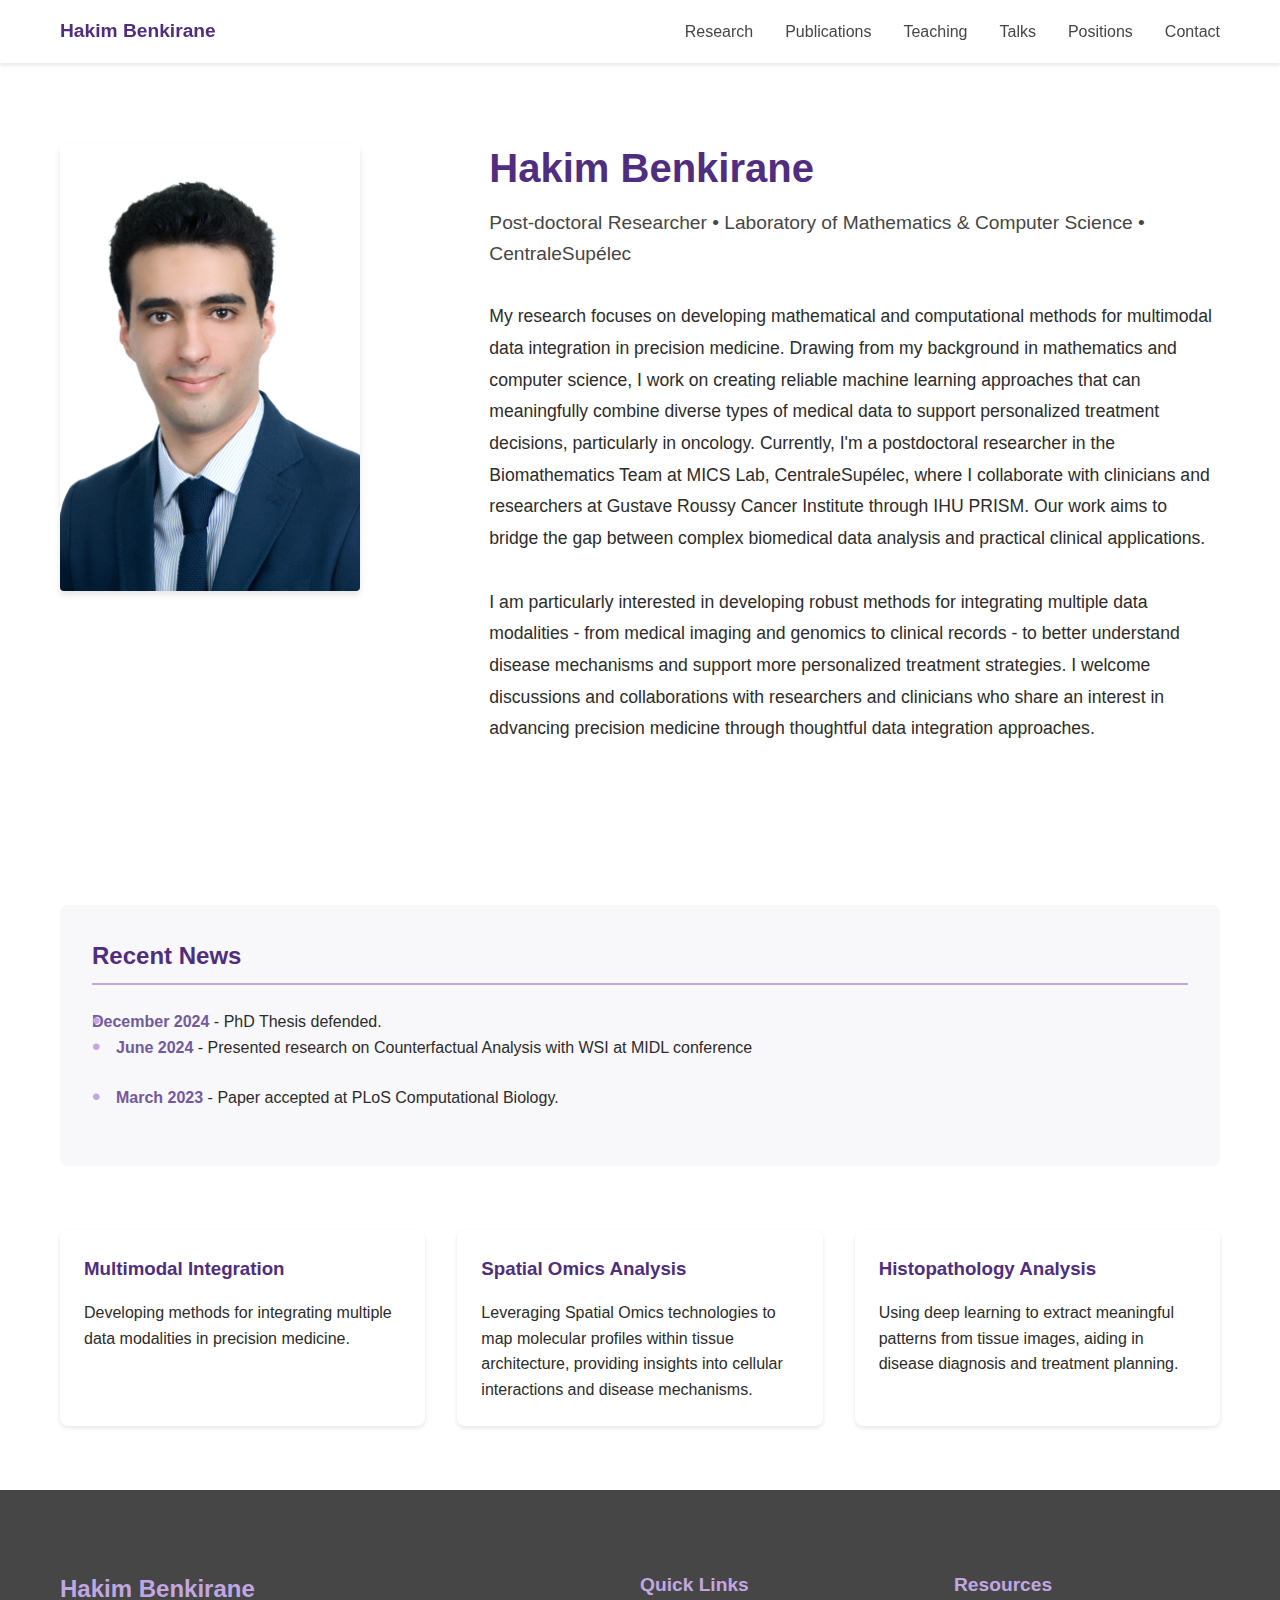
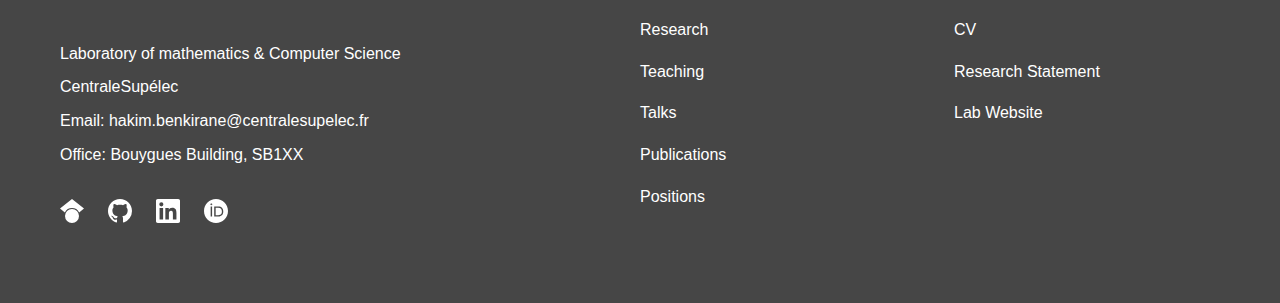
<file: index.html>
<!DOCTYPE html>
<html lang="en">
<head>
    <meta charset="UTF-8">
    <meta name="viewport" content="width=device-width, initial-scale=1.0">
    <title>Hakim Benkirane - Research</title>
    <link rel="stylesheet" href="assets/css/style.css">
</head>
<body>
    <nav>
        <div class="nav-container">
            <a href="index.html" class="nav-name">Hakim Benkirane</a>
            <div class="nav-links">
                <a href="pages/research.html">Research</a>
                <a href="pages/publications.html">Publications</a>
                <a href="pages/teaching.html">Teaching</a>
                <a href="pages/talks.html">Talks</a>
                <a href="pages/positions.html">Positions</a>
                <a href="pages/contact.html">Contact</a>
            </div>
        </div>
    </nav>

    <main class="container">
        <section class="hero">
            <img src="assets/images/Photo_cv_hakim.jpg" alt="Your Profile Picture" class="profile-image">
            <div class="hero-content">
                <h1>Hakim Benkirane</h1>
                <div class="title">Post-doctoral Researcher • Laboratory of Mathematics & Computer Science • CentraleSupélec</div>
                <p class="bio">
                    My research focuses on developing mathematical and computational methods for multimodal data integration in precision medicine. Drawing from my background in mathematics and computer science, I work on creating reliable machine learning approaches that can meaningfully combine diverse types of medical data to support personalized treatment decisions, particularly in oncology.
                    Currently, I'm a postdoctoral researcher in the Biomathematics Team at MICS Lab, CentraleSupélec, where I collaborate with clinicians and researchers at Gustave Roussy Cancer Institute through IHU PRISM. Our work aims to bridge the gap between complex biomedical data analysis and practical clinical applications.
                </p>
                <p class="bio">
                    I am particularly interested in developing robust methods for integrating multiple data modalities - from medical imaging and genomics to clinical records - to better understand disease mechanisms and support more personalized treatment strategies.
                    I welcome discussions and collaborations with researchers and clinicians who share an interest in advancing precision medicine through thoughtful data integration approaches.
                </p>
            </div>
        </section>

        <section class="recent-section">
            <h2 class="section-title">Recent News</h2>
            <ul class="news-list">
                <li class="news-item"></li>
                    <span class="date">December 2024</span> - 
                    PhD Thesis defended.
                </li>
                <li class="news-item">
                    <span class="date">June 2024</span> - 
                    Presented research on Counterfactual Analysis with WSI at MIDL conference
                </li>
                <li class="news-item">
                    <span class="date">March 2023</span> - 
                    Paper accepted at PLoS Computational Biology.
                </li>
            </ul>
        </section>

        <section class="featured-research">
            <div class="research-card">
                <h3>Multimodal Integration</h3>
                <p>Developing methods for integrating multiple data modalities in precision medicine.</p>
            </div>
            <div class="research-card">
                <h3>Spatial Omics Analysis</h3>
                <p>Leveraging Spatial Omics technologies to map molecular profiles within tissue architecture, providing insights into cellular interactions and disease mechanisms.</p>
            </div>
            <div class="research-card">
                <h3>Histopathology Analysis</h3>
                <p>Using deep learning to extract meaningful patterns from tissue images, aiding in disease diagnosis and treatment planning.</p>
            </div>
        </section>
    </main>

    <footer>
        <div class="footer-content">
            <div class="footer-main">
                <div class="footer-logo">Hakim Benkirane</div>
                <div class="footer-contact-info">
                    <p>Laboratory of mathematics & Computer Science</p>
                    <p>CentraleSupélec</p>
                    <p>Email: hakim.benkirane@centralesupelec.fr</p>
                    <p>Office: Bouygues Building, SB1XX</p>
                </div>
                <div class="footer-social">
                    <!-- Google Scholar -->
                    <a href="https://scholar.google.com/citations?user=Q0RHPwcAAAAJ&hl=fr" class="social-icon-link" title="Google Scholar">
                        <svg viewBox="0 0 24 24">
                            <path d="M12 24a7 7 0 1 1 0-14 7 7 0 0 1 0 14zm0-24L0 9.5l4.838 3.94A8 8 0 0 1 12 9a8 8 0 0 1 7.162 4.44L24 9.5z"/>
                        </svg>
                    </a>
                    <!-- GitHub -->
                    <a href="https://github.com/HakimBenkirane" class="social-icon-link" title="GitHub">
                        <svg viewBox="0 0 24 24">
                            <path d="M12 0C5.37 0 0 5.37 0 12c0 5.31 3.435 9.795 8.205 11.385.6.105.825-.255.825-.57 0-.285-.015-1.23-.015-2.235-3.015.555-3.795-.735-4.035-1.41-.135-.345-.72-1.41-1.23-1.695-.42-.225-1.02-.78-.015-.795.945-.015 1.62.87 1.845 1.23 1.08 1.815 2.805 1.305 3.495.99.105-.78.42-1.305.765-1.605-2.67-.3-5.46-1.335-5.46-5.925 0-1.305.465-2.385 1.23-3.225-.12-.3-.54-1.53.12-3.18 0 0 1.005-.315 3.3 1.23.96-.27 1.98-.405 3-.405s2.04.135 3 .405c2.295-1.56 3.3-1.23 3.3-1.23.66 1.65.24 2.88.12 3.18.765.84 1.23 1.905 1.23 3.225 0 4.605-2.805 5.625-5.475 5.925.435.375.81 1.095.81 2.22 0 1.605-.015 2.895-.015 3.3 0 .315.225.69.825.57A12.02 12.02 0 0 0 24 12c0-6.63-5.37-12-12-12z"/>
                        </svg>
                    </a>
                    <!-- LinkedIn -->
                    <a href="https://www.linkedin.com/in/hakim-benkirane-001164166/" class="social-icon-link" title="LinkedIn">
                        <svg viewBox="0 0 24 24">
                            <path d="M20.447 20.452h-3.554v-5.569c0-1.328-.027-3.037-1.852-3.037-1.853 0-2.136 1.445-2.136 2.939v5.667H9.351V9h3.414v1.561h.046c.477-.9 1.637-1.85 3.37-1.85 3.601 0 4.267 2.37 4.267 5.455v6.286zM5.337 7.433a2.062 2.062 0 0 1-2.063-2.065 2.064 2.064 0 1 1 2.063 2.065zm1.782 13.019H3.555V9h3.564v11.452zM22.225 0H1.771C.792 0 0 .774 0 1.729v20.542C0 23.227.792 24 1.771 24h20.451C23.2 24 24 23.227 24 22.271V1.729C24 .774 23.2 0 22.222 0h.003z"/>
                        </svg>
                    </a>
                    <!-- ORCID -->
                    <a href="https://orcid.org/0000-0002-1039-3878" class="social-icon-link" title="ORCID">
                        <svg viewBox="0 0 24 24">
                            <path d="M12 0C5.372 0 0 5.372 0 12s5.372 12 12 12 12-5.372 12-12S18.628 0 12 0zM7.369 4.378c.525 0 .947.431.947.947s-.422.947-.947.947a.95.95 0 0 1-.947-.947c0-.525.422-.947.947-.947zm-.722 3.038h1.444v10.041H6.647V7.416zm3.562 0h3.9c3.713 0 5.156 2.072 5.156 5.041 0 2.625-1.291 5-4.969 5h-4.087V7.416zm1.444 1.303v7.444h2.525c3.197 0 3.713-2.063 3.713-3.713 0-2.072-.975-3.731-3.797-3.731h-2.441z"/>
                        </svg>
                    </a>
                </div>
            </div>
            <div class="footer-section">
                <h4>Quick Links</h4>
                <div class="footer-links">
                    <a href="pages/research.html">Research</a>
                    <a href="pages/teaching.html">Teaching</a>
                    <a href="pages/talks.html">Talks</a>
                    <a href="pages/publications.html">Publications</a>
                    <a href="pages/positions.html">Positions</a>
                </div>
            </div>
            <div class="footer-section">
                <h4>Resources</h4>
                <div class="footer-links">
                    <a href="assets/docs/CV_Developer-2.pdf">CV</a>
                    <a href="#">Research Statement</a>
                    <a href="https://mics.centralesupelec.fr">Lab Website</a>
                </div>
            </div>
        </div>
    </footer>
</body>
</html>
</file>
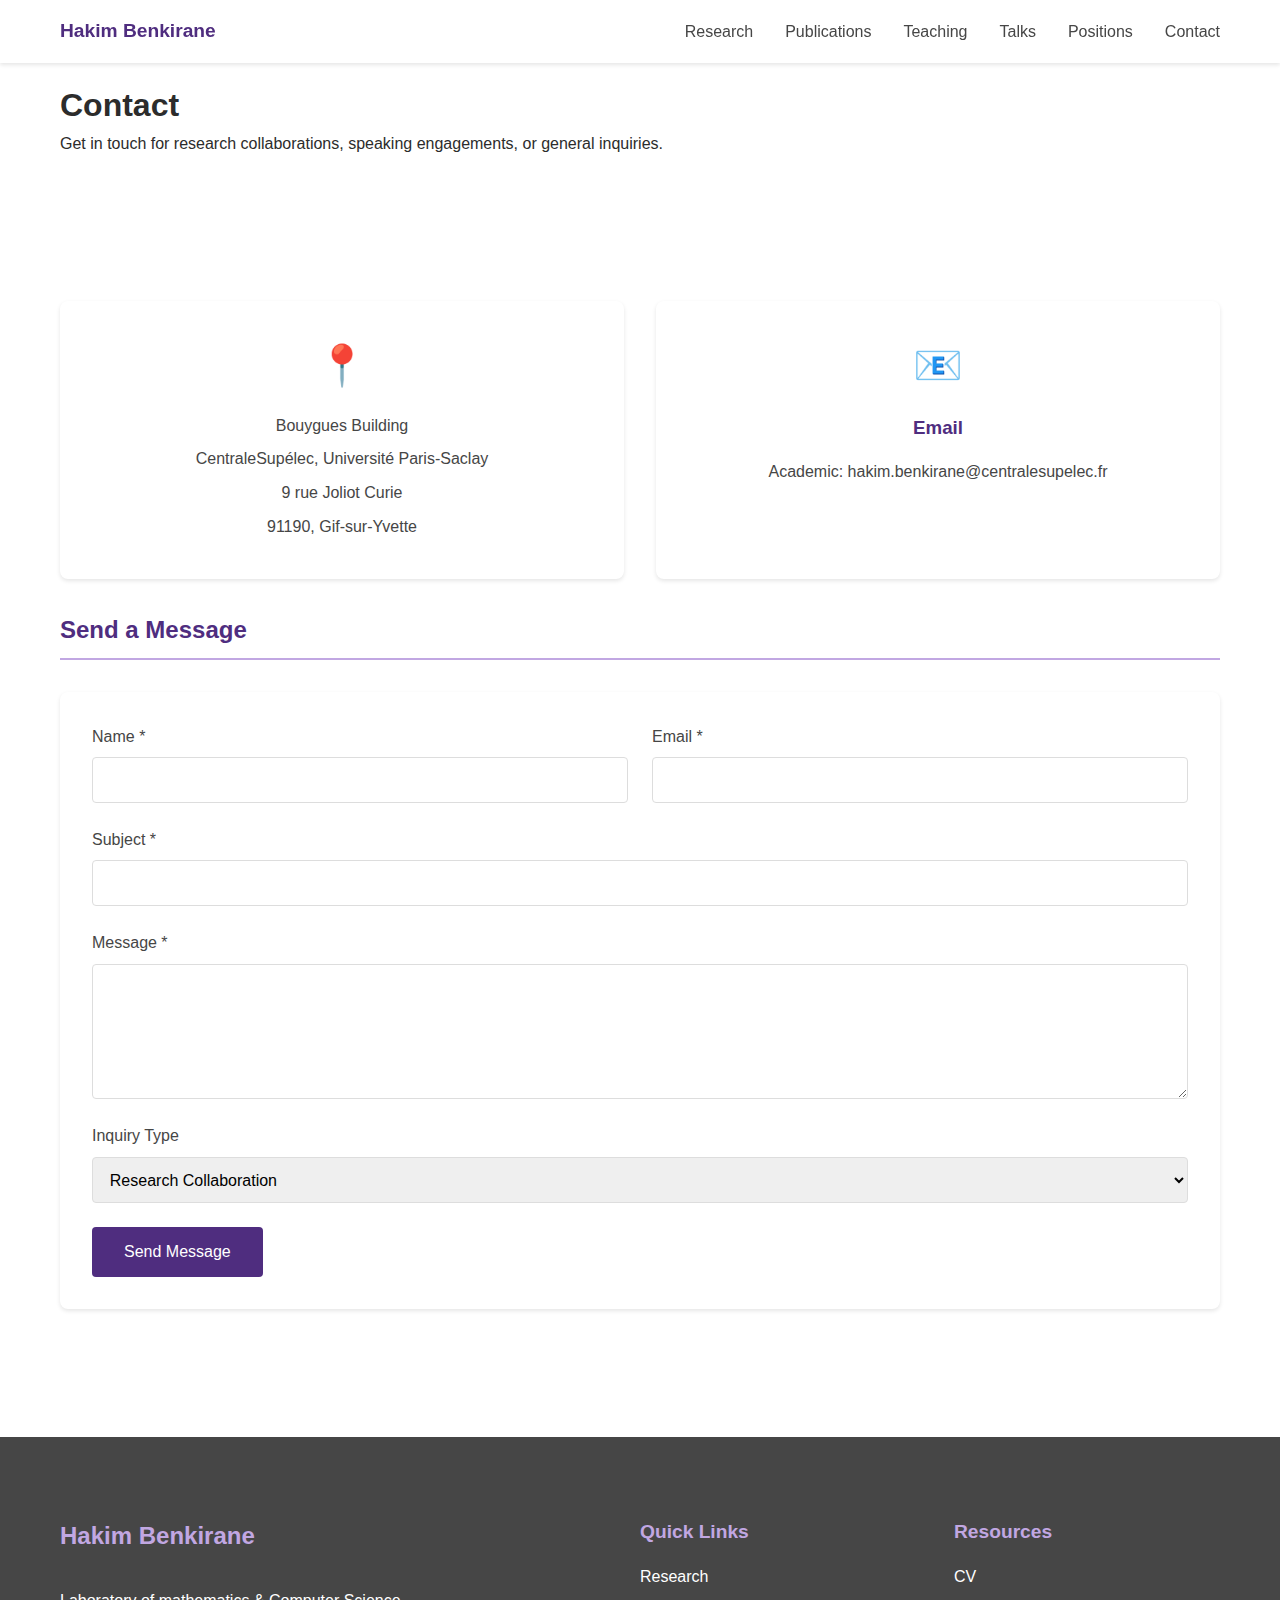
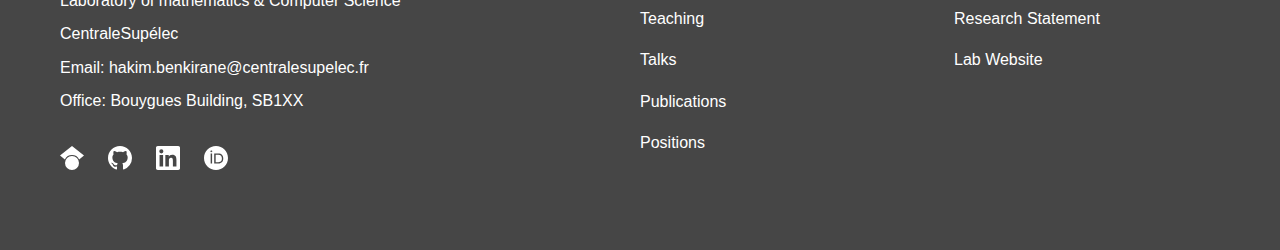
<file: pages/contact.html>
<!DOCTYPE html>
<html lang="en">
<head>
    <meta charset="UTF-8">
    <meta name="viewport" content="width=device-width, initial-scale=1.0">
    <title>Contact - Hakim Benkirane</title>
    <link rel="stylesheet" href="../assets/css/style.css">
</head>
<body>
    <nav>
        <div class="nav-container">
            <a href="../index.html" class="nav-name">Hakim Benkirane</a>
            <div class="nav-links">
                <a href="research.html">Research</a>
                <a href="publications.html">Publications</a>
                <a href="teaching.html">Teaching</a>
                <a href="talks.html">Talks</a>
                <a href="positions.html">Positions</a>
                <a href="contact.html" class="active">Contact</a>
            </div>
        </div>
    </nav>

    <header class="page-header">
        <div class="container">
            <h1 class="page-title">Contact</h1>
            <p class="page-description">
                Get in touch for research collaborations, speaking engagements, or general inquiries.
            </p>
        </div>
    </header>

    <main class="container">
        <div class="contact-wrapper">
            <!-- Quick Contact Info -->
            <section class="contact-info">
                <div class="info-cards">
                    <div class="info-card">
                        <div class="info-icon">📍</div>
                        <p>Bouygues Building</p>
                        <p>CentraleSupélec, Université Paris-Saclay</p>
                        <p>9 rue Joliot Curie</p>
                        <p>91190, Gif-sur-Yvette</p>
                    </div>

                    <div class="info-card">
                        <div class="info-icon">📧</div>
                        <h3>Email</h3>
                        <p>Academic: hakim.benkirane@centralesupelec.fr</p>
                    </div>
                </div>
            </section>

            <!-- Contact Form -->
            <section class="contact-form-section">
                <h2 class="section-title">Send a Message</h2>
                <div class="form-card">
                    <form class="contact-form">
                        <div class="form-row">
                            <div class="form-group">
                                <label for="name">Name *</label>
                                <input type="text" id="name" name="name" required>
                            </div>
                            <div class="form-group">
                                <label for="email">Email *</label>
                                <input type="email" id="email" name="email" required>
                            </div>
                        </div>

                        <div class="form-group">
                            <label for="subject">Subject *</label>
                            <input type="text" id="subject" name="subject" required>
                        </div>

                        <div class="form-group">
                            <label for="message">Message *</label>
                            <textarea id="message" name="message" rows="6" required></textarea>
                        </div>

                        <div class="form-group">
                            <label for="category">Inquiry Type</label>
                            <select id="category" name="category">
                                <option value="research">Research Collaboration</option>
                                <option value="speaking">Speaking Engagement</option>
                                <option value="student">Student Inquiry</option>
                                <option value="other">Other</option>
                            </select>
                        </div>

                        <button type="submit" class="submit-button">Send Message</button>
                    </form>
                </div>
            </section>

        </div>
    </main>

    <footer>
        <div class="footer-content">
            <div class="footer-main">
                <div class="footer-logo">Hakim Benkirane</div>
                <div class="footer-contact-info">
                    <p>Laboratory of mathematics & Computer Science</p>
                    <p>CentraleSupélec</p>
                    <p>Email: hakim.benkirane@centralesupelec.fr</p>
                    <p>Office: Bouygues Building, SB1XX</p>
                </div>
                <div class="footer-social">
                    <!-- Google Scholar -->
                    <a href="https://scholar.google.com/citations?user=Q0RHPwcAAAAJ&hl=fr" class="social-icon-link" title="Google Scholar">
                        <svg viewBox="0 0 24 24">
                            <path d="M12 24a7 7 0 1 1 0-14 7 7 0 0 1 0 14zm0-24L0 9.5l4.838 3.94A8 8 0 0 1 12 9a8 8 0 0 1 7.162 4.44L24 9.5z"/>
                        </svg>
                    </a>
                    <!-- GitHub -->
                    <a href="https://github.com/HakimBenkirane" class="social-icon-link" title="GitHub">
                        <svg viewBox="0 0 24 24">
                            <path d="M12 0C5.37 0 0 5.37 0 12c0 5.31 3.435 9.795 8.205 11.385.6.105.825-.255.825-.57 0-.285-.015-1.23-.015-2.235-3.015.555-3.795-.735-4.035-1.41-.135-.345-.72-1.41-1.23-1.695-.42-.225-1.02-.78-.015-.795.945-.015 1.62.87 1.845 1.23 1.08 1.815 2.805 1.305 3.495.99.105-.78.42-1.305.765-1.605-2.67-.3-5.46-1.335-5.46-5.925 0-1.305.465-2.385 1.23-3.225-.12-.3-.54-1.53.12-3.18 0 0 1.005-.315 3.3 1.23.96-.27 1.98-.405 3-.405s2.04.135 3 .405c2.295-1.56 3.3-1.23 3.3-1.23.66 1.65.24 2.88.12 3.18.765.84 1.23 1.905 1.23 3.225 0 4.605-2.805 5.625-5.475 5.925.435.375.81 1.095.81 2.22 0 1.605-.015 2.895-.015 3.3 0 .315.225.69.825.57A12.02 12.02 0 0 0 24 12c0-6.63-5.37-12-12-12z"/>
                        </svg>
                    </a>
                    <!-- LinkedIn -->
                    <a href="https://www.linkedin.com/in/hakim-benkirane-001164166/" class="social-icon-link" title="LinkedIn">
                        <svg viewBox="0 0 24 24">
                            <path d="M20.447 20.452h-3.554v-5.569c0-1.328-.027-3.037-1.852-3.037-1.853 0-2.136 1.445-2.136 2.939v5.667H9.351V9h3.414v1.561h.046c.477-.9 1.637-1.85 3.37-1.85 3.601 0 4.267 2.37 4.267 5.455v6.286zM5.337 7.433a2.062 2.062 0 0 1-2.063-2.065 2.064 2.064 0 1 1 2.063 2.065zm1.782 13.019H3.555V9h3.564v11.452zM22.225 0H1.771C.792 0 0 .774 0 1.729v20.542C0 23.227.792 24 1.771 24h20.451C23.2 24 24 23.227 24 22.271V1.729C24 .774 23.2 0 22.222 0h.003z"/>
                        </svg>
                    </a>
                    <!-- ORCID -->
                    <a href="https://orcid.org/0000-0002-1039-3878" class="social-icon-link" title="ORCID">
                        <svg viewBox="0 0 24 24">
                            <path d="M12 0C5.372 0 0 5.372 0 12s5.372 12 12 12 12-5.372 12-12S18.628 0 12 0zM7.369 4.378c.525 0 .947.431.947.947s-.422.947-.947.947a.95.95 0 0 1-.947-.947c0-.525.422-.947.947-.947zm-.722 3.038h1.444v10.041H6.647V7.416zm3.562 0h3.9c3.713 0 5.156 2.072 5.156 5.041 0 2.625-1.291 5-4.969 5h-4.087V7.416zm1.444 1.303v7.444h2.525c3.197 0 3.713-2.063 3.713-3.713 0-2.072-.975-3.731-3.797-3.731h-2.441z"/>
                        </svg>
                    </a>
                </div>
            </div>
            <div class="footer-section">
                <h4>Quick Links</h4>
                <div class="footer-links">
                    <a href="research.html">Research</a>
                    <a href="teaching.html">Teaching</a>
                    <a href="talks.html">Talks</a>
                    <a href="publications.html">Publications</a>
                    <a href="positions.html">Positions</a>
                </div>
            </div>
            <div class="footer-section">
                <h4>Resources</h4>
                <div class="footer-links">
                    <a href="../assets/docs/CV_Developer-2.pdf">CV</a>
                    <a href="#">Research Statement</a>
                    <a href="https://mics.centralesupelec.fr">Lab Website</a>
                </div>
            </div>
        </div>
    </footer>
</body>
</html>
</file>
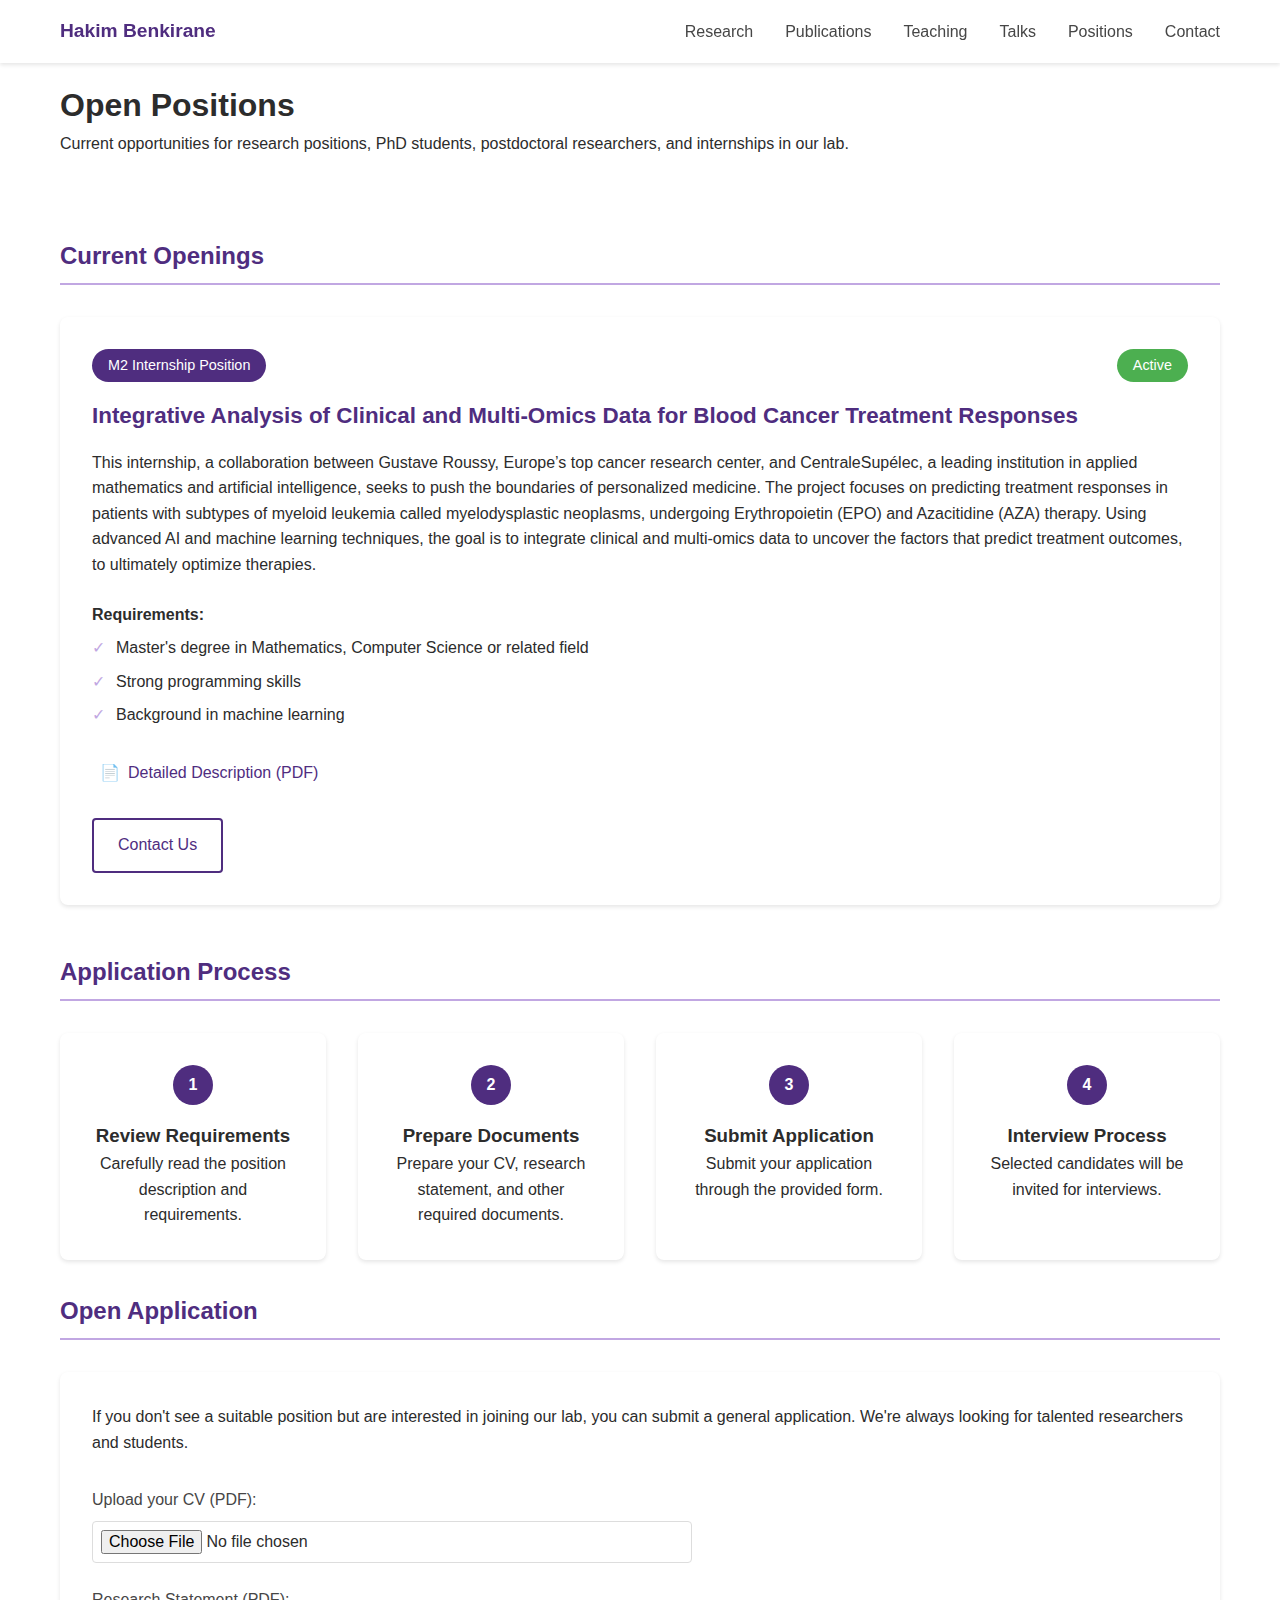
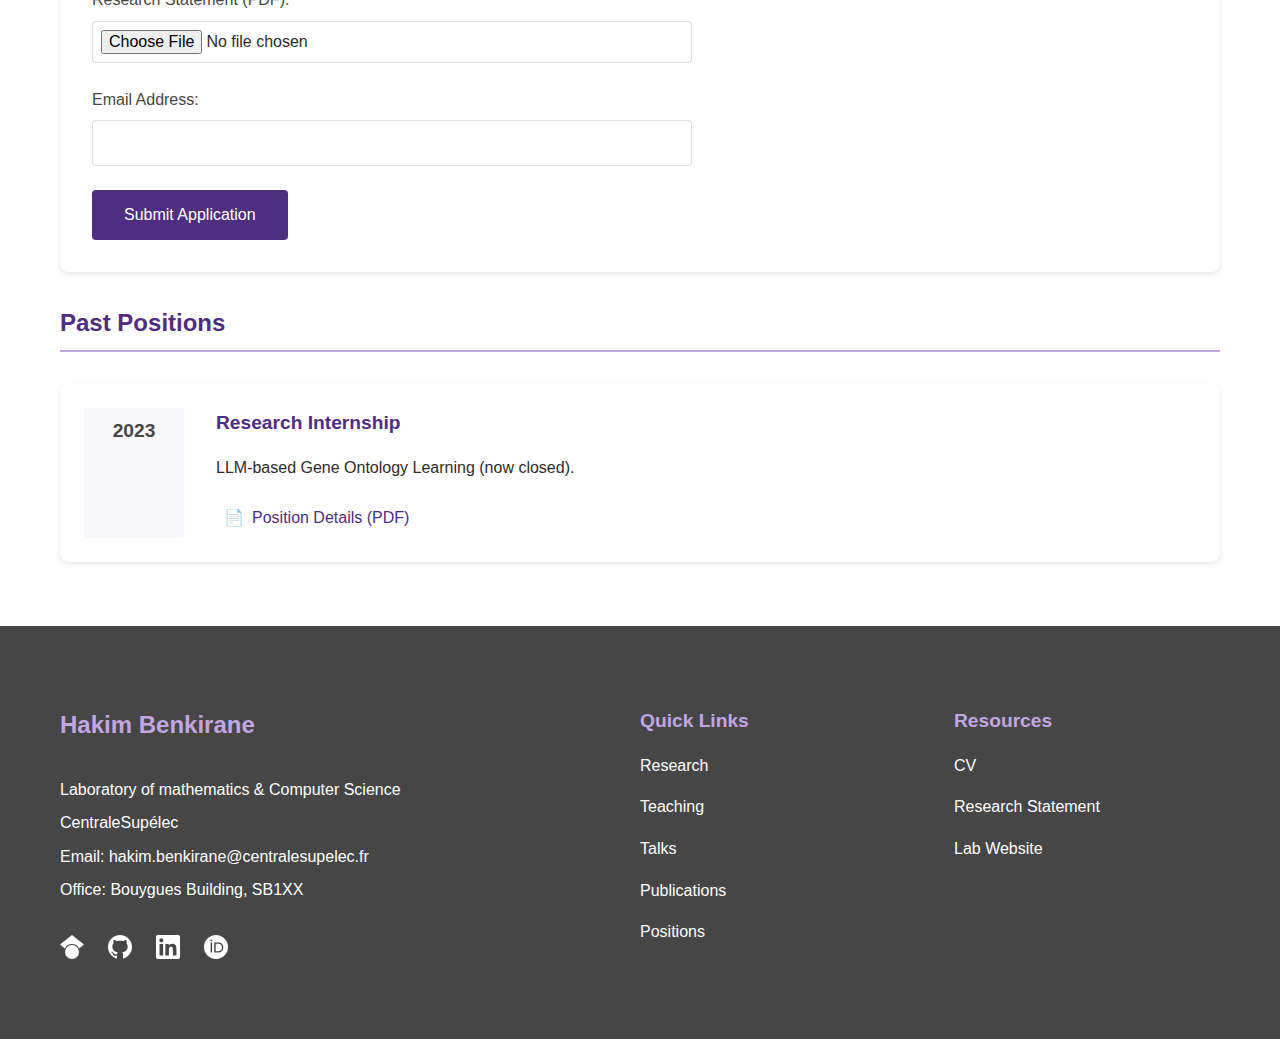
<file: pages/positions.html>
<!DOCTYPE html>
<html lang="en">
<head>
    <meta charset="UTF-8">
    <meta name="viewport" content="width=device-width, initial-scale=1.0">
    <title>Positions - Your Name</title>
    <link rel="stylesheet" href="../assets/css/style.css">
</head>
<body>
    <nav>
        <div class="nav-container">
            <a href="../index.html" class="nav-name">Hakim Benkirane</a>
            <div class="nav-links">
                <a href="research.html">Research</a>
                <a href="publications.html">Publications</a>
                <a href="teaching.html">Teaching</a>
                <a href="talks.html">Talks</a>
                <a href="positions.html" class="active">Positions</a>
                <a href="contact.html">Contact</a>
            </div>
        </div>
    </nav>

    <header class="page-header">
        <div class="container">
            <h1 class="page-title">Open Positions</h1>
            <p class="page-description">
                Current opportunities for research positions, PhD students, 
                postdoctoral researchers, and internships in our lab.
            </p>
        </div>
    </header>

    <main class="container">
        <!-- Current Openings -->
        <section class="positions-section">
            <h2 class="section-title">Current Openings</h2>
            
            <div class="position-cards">
                <!-- PhD Position -->
                <article class="position-card">
                    <div class="position-header">
                        <span class="position-type">M2 Internship Position</span>
                        <span class="position-status active">Active</span>
                    </div>
                    <h3 class="position-title">Integrative Analysis of Clinical and Multi-Omics Data for Blood Cancer Treatment Responses</h3>
                    <div class="position-description">
                        <p>This internship, a collaboration between Gustave Roussy, Europe’s top cancer research center, and CentraleSupélec, a leading institution in applied mathematics and artificial intelligence, seeks to push the boundaries of personalized medicine. The project focuses on predicting treatment responses in patients with subtypes of myeloid leukemia called myelodysplastic neoplasms, undergoing Erythropoietin (EPO) and Azacitidine (AZA) therapy. Using advanced AI and machine learning techniques, the goal is to integrate clinical and multi-omics data to uncover the factors that predict treatment outcomes, to ultimately optimize therapies.</p>
                    </div>
                    <div class="position-details">
                        <h4>Requirements:</h4>
                        <ul class="requirements-list">
                            <li>Master's degree in Mathematics, Computer Science or related field</li>
                            <li>Strong programming skills</li>
                            <li>Background in machine learning</li>
                        </ul>
                    </div>
                    <div class="position-files">
                        <a href="../assets/docs/Offre Stage MDS-3.pdf" class="file-link">
                            <span class="icon">📄</span> Detailed Description (PDF)
                        </a>
                    </div>
                    <div class="position-actions">
                        <a href="#" class="position-link secondary">Contact Us</a>
                    </div>
                </article>
        </section>

        <!-- Application Process -->
        <section class="application-process">
            <h2 class="section-title">Application Process</h2>
            <div class="process-steps">
                <div class="process-step">
                    <div class="step-number">1</div>
                    <h3>Review Requirements</h3>
                    <p>Carefully read the position description and requirements.</p>
                </div>
                <div class="process-step">
                    <div class="step-number">2</div>
                    <h3>Prepare Documents</h3>
                    <p>Prepare your CV, research statement, and other required documents.</p>
                </div>
                <div class="process-step">
                    <div class="step-number">3</div>
                    <h3>Submit Application</h3>
                    <p>Submit your application through the provided form.</p>
                </div>
                <div class="process-step">
                    <div class="step-number">4</div>
                    <h3>Interview Process</h3>
                    <p>Selected candidates will be invited for interviews.</p>
                </div>
            </div>
        </section>

        <!-- General Application -->
        <section class="general-application">
            <h2 class="section-title">Open Application</h2>
            <div class="application-card">
                <p>
                    If you don't see a suitable position but are interested in joining our lab, 
                    you can submit a general application. We're always looking for talented 
                    researchers and students.
                </p>
                <div class="upload-section">
                    <form class="application-form">
                        <div class="form-group">
                            <label for="cv">Upload your CV (PDF):</label>
                            <input type="file" id="cv" name="cv" accept=".pdf" required>
                        </div>
                        <div class="form-group">
                            <label for="statement">Research Statement (PDF):</label>
                            <input type="file" id="statement" name="statement" accept=".pdf" required>
                        </div>
                        <div class="form-group">
                            <label for="email">Email Address:</label>
                            <input type="email" id="email" name="email" required>
                        </div>
                        <button type="submit" class="submit-button">Submit Application</button>
                    </form>
                </div>
            </div>
        </section>

        <!-- Past Positions -->
        <section class="past-positions">
            <h2 class="section-title">Past Positions</h2>
            <div class="position-archive">
                <article class="archived-position">
                    <span class="archive-date">2023</span>
                    <div class="archive-content">
                        <h3>Research Internship</h3>
                        <p>LLM-based Gene Ontology Learning (now closed).</p>
                        <a href="../assets/docs/positions/past/internship-2023.pdf" class="file-link">
                            <span class="icon">📄</span> Position Details (PDF)
                        </a>
                    </div>
                </article>
            </div>
        </section>
    </main>

    <footer>
        <div class="footer-content">
            <div class="footer-main">
                <div class="footer-logo">Hakim Benkirane</div>
                <div class="footer-contact-info">
                    <p>Laboratory of mathematics & Computer Science</p>
                    <p>CentraleSupélec</p>
                    <p>Email: hakim.benkirane@centralesupelec.fr</p>
                    <p>Office: Bouygues Building, SB1XX</p>
                </div>
                <div class="footer-social">
                    <!-- Google Scholar -->
                    <a href="https://scholar.google.com/citations?user=Q0RHPwcAAAAJ&hl=fr" class="social-icon-link" title="Google Scholar">
                        <svg viewBox="0 0 24 24">
                            <path d="M12 24a7 7 0 1 1 0-14 7 7 0 0 1 0 14zm0-24L0 9.5l4.838 3.94A8 8 0 0 1 12 9a8 8 0 0 1 7.162 4.44L24 9.5z"/>
                        </svg>
                    </a>
                    <!-- GitHub -->
                    <a href="https://github.com/HakimBenkirane" class="social-icon-link" title="GitHub">
                        <svg viewBox="0 0 24 24">
                            <path d="M12 0C5.37 0 0 5.37 0 12c0 5.31 3.435 9.795 8.205 11.385.6.105.825-.255.825-.57 0-.285-.015-1.23-.015-2.235-3.015.555-3.795-.735-4.035-1.41-.135-.345-.72-1.41-1.23-1.695-.42-.225-1.02-.78-.015-.795.945-.015 1.62.87 1.845 1.23 1.08 1.815 2.805 1.305 3.495.99.105-.78.42-1.305.765-1.605-2.67-.3-5.46-1.335-5.46-5.925 0-1.305.465-2.385 1.23-3.225-.12-.3-.54-1.53.12-3.18 0 0 1.005-.315 3.3 1.23.96-.27 1.98-.405 3-.405s2.04.135 3 .405c2.295-1.56 3.3-1.23 3.3-1.23.66 1.65.24 2.88.12 3.18.765.84 1.23 1.905 1.23 3.225 0 4.605-2.805 5.625-5.475 5.925.435.375.81 1.095.81 2.22 0 1.605-.015 2.895-.015 3.3 0 .315.225.69.825.57A12.02 12.02 0 0 0 24 12c0-6.63-5.37-12-12-12z"/>
                        </svg>
                    </a>
                    <!-- LinkedIn -->
                    <a href="https://www.linkedin.com/in/hakim-benkirane-001164166/" class="social-icon-link" title="LinkedIn">
                        <svg viewBox="0 0 24 24">
                            <path d="M20.447 20.452h-3.554v-5.569c0-1.328-.027-3.037-1.852-3.037-1.853 0-2.136 1.445-2.136 2.939v5.667H9.351V9h3.414v1.561h.046c.477-.9 1.637-1.85 3.37-1.85 3.601 0 4.267 2.37 4.267 5.455v6.286zM5.337 7.433a2.062 2.062 0 0 1-2.063-2.065 2.064 2.064 0 1 1 2.063 2.065zm1.782 13.019H3.555V9h3.564v11.452zM22.225 0H1.771C.792 0 0 .774 0 1.729v20.542C0 23.227.792 24 1.771 24h20.451C23.2 24 24 23.227 24 22.271V1.729C24 .774 23.2 0 22.222 0h.003z"/>
                        </svg>
                    </a>
                    <!-- ORCID -->
                    <a href="https://orcid.org/0000-0002-1039-3878" class="social-icon-link" title="ORCID">
                        <svg viewBox="0 0 24 24">
                            <path d="M12 0C5.372 0 0 5.372 0 12s5.372 12 12 12 12-5.372 12-12S18.628 0 12 0zM7.369 4.378c.525 0 .947.431.947.947s-.422.947-.947.947a.95.95 0 0 1-.947-.947c0-.525.422-.947.947-.947zm-.722 3.038h1.444v10.041H6.647V7.416zm3.562 0h3.9c3.713 0 5.156 2.072 5.156 5.041 0 2.625-1.291 5-4.969 5h-4.087V7.416zm1.444 1.303v7.444h2.525c3.197 0 3.713-2.063 3.713-3.713 0-2.072-.975-3.731-3.797-3.731h-2.441z"/>
                        </svg>
                    </a>
                </div>
            </div>
            <div class="footer-section">
                <h4>Quick Links</h4>
                <div class="footer-links">
                    <a href="research.html">Research</a>
                    <a href="teaching.html">Teaching</a>
                    <a href="talks.html">Talks</a>
                    <a href="publications.html">Publications</a>
                    <a href="positions.html">Positions</a>
                </div>
            </div>
            <div class="footer-section">
                <h4>Resources</h4>
                <div class="footer-links">
                    <a href="../assets/docs/CV_Developer-2.pdf">CV</a>
                    <a href="#">Research Statement</a>
                    <a href="https://mics.centralesupelec.fr">Lab Website</a>
                </div>
            </div>
        </div>
    </footer>
</body>
</html>
</file>
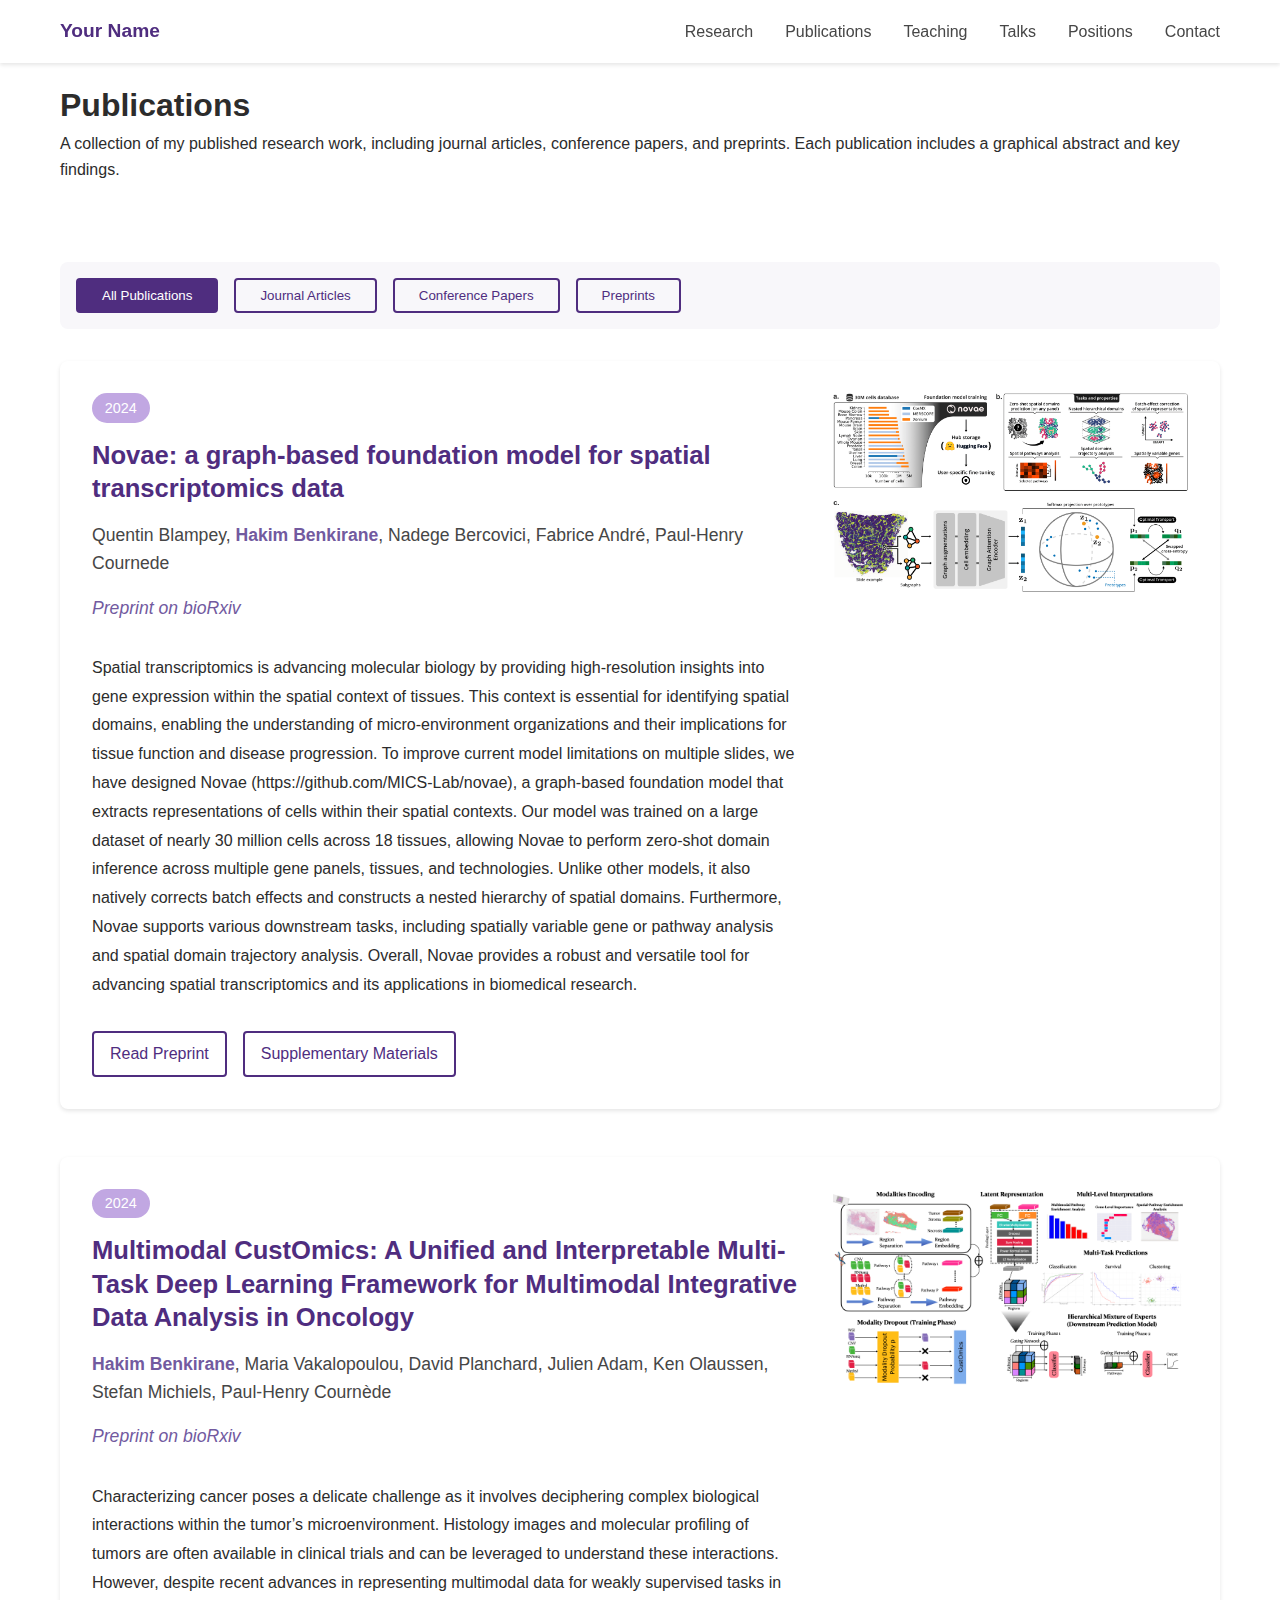
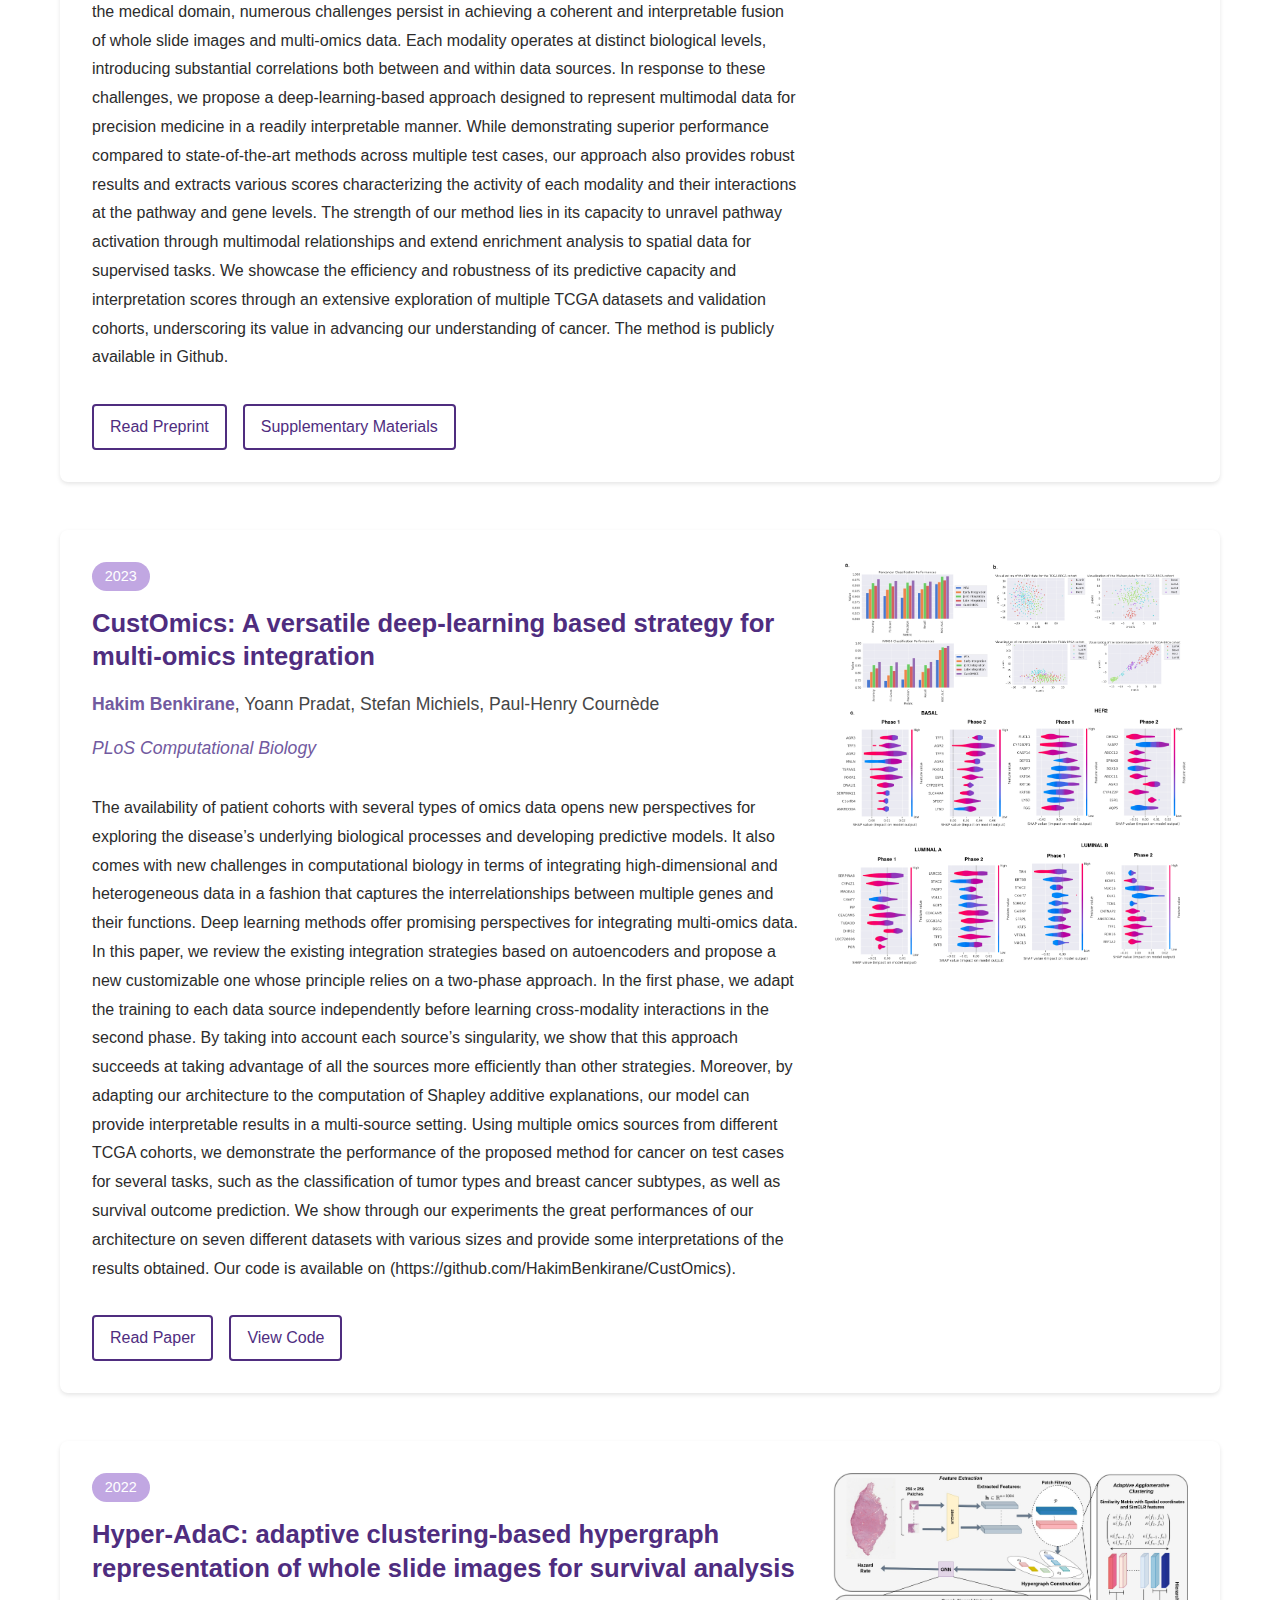
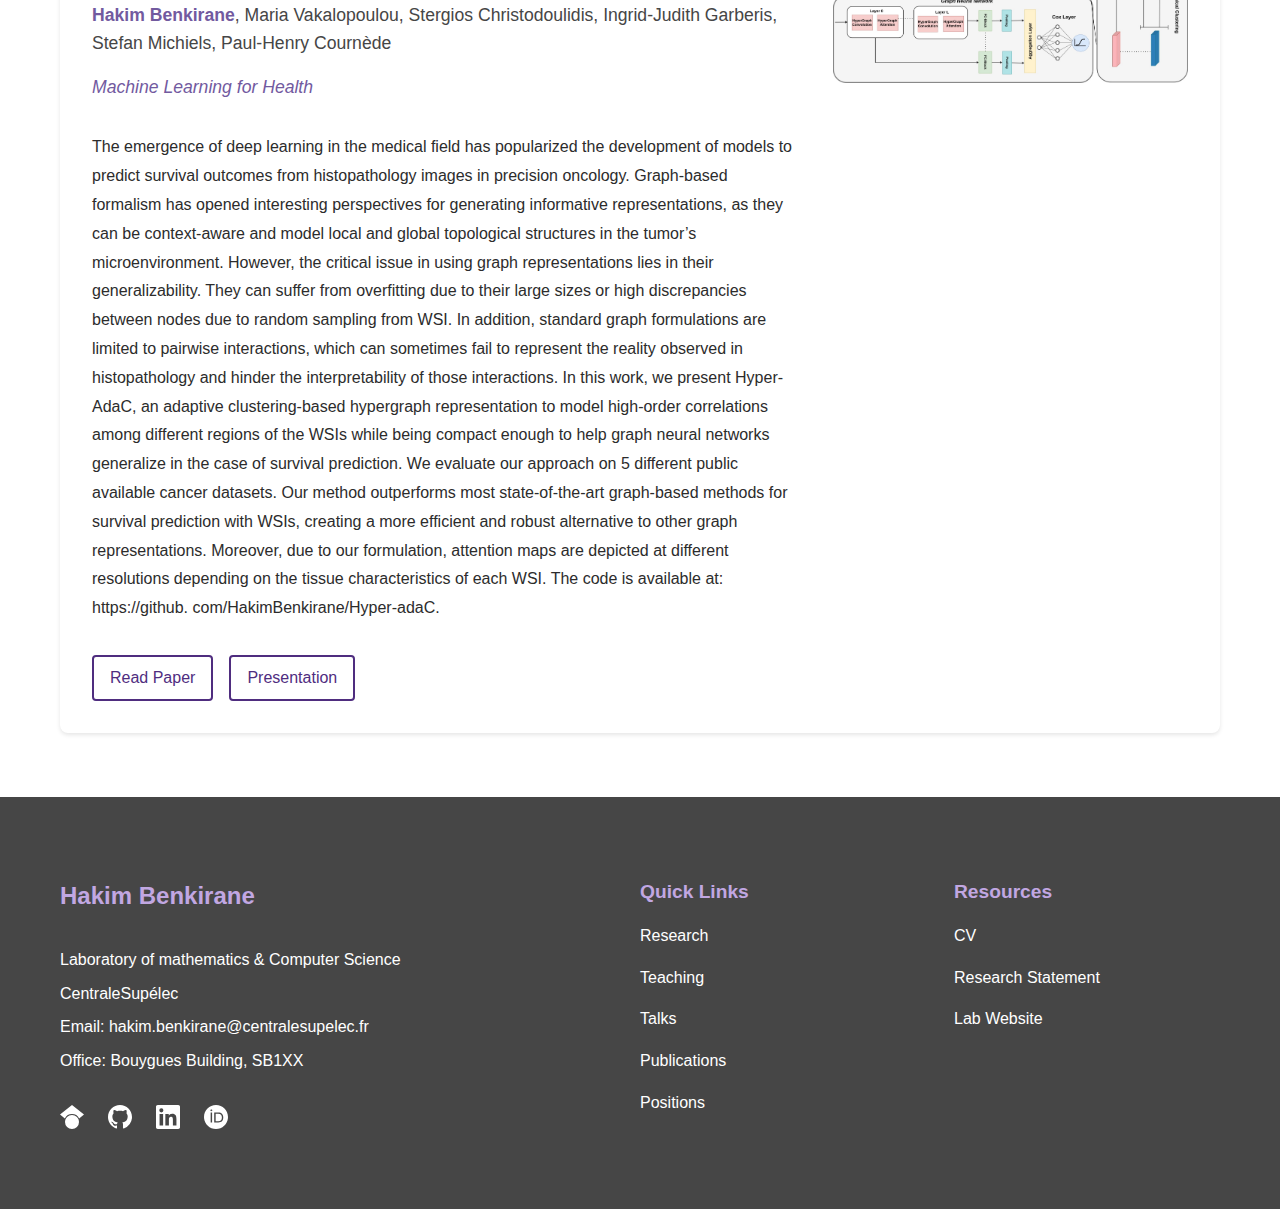
<file: pages/publications.html>
<!DOCTYPE html>
<html lang="en">
<head>
    <meta charset="UTF-8">
    <meta name="viewport" content="width=device-width, initial-scale=1.0">
    <title>Publications - Your Name</title>
    <link rel="stylesheet" href="../assets/css/style.css">
</head>
<body>
    <nav>
        <div class="nav-container">
            <a href="../index.html" class="nav-name">Your Name</a>
            <div class="nav-links">
                <a href="research.html">Research</a>
                <a href="publications.html" class="active">Publications</a>
                <a href="teaching.html">Teaching</a>
                <a href="talks.html">Talks</a>
                <a href="positions.html">Positions</a>
                <a href="contact.html">Contact</a>
            </div>
        </div>
    </nav>

    <header class="page-header">
        <div class="container">
            <h1 class="page-title">Publications</h1>
            <p class="page-description">
                A collection of my published research work, including journal articles, 
                conference papers, and preprints. Each publication includes a graphical 
                abstract and key findings.
            </p>
        </div>
    </header>

    <main class="container">
        <section class="filter-section">
            <div class="filter-buttons">
                <button class="filter-button active" data-filter="all">All Publications</button>
                <button class="filter-button" data-filter="journal">Journal Articles</button>
                <button class="filter-button" data-filter="conference">Conference Papers</button>
                <button class="filter-button" data-filter="preprint">Preprints</button>
            </div>
        </section>

        <section class="publications-grid">

            <!-- Publication 4 -->
            <article class="publication-card" data-type="preprint">
                <div class="publication-content">
                    <span class="publication-year">2024</span>
                    <h2 class="publication-title" >
                        Novae: a graph-based foundation model for spatial transcriptomics data
                    </h2>
                    <p class="publication-authors">
                        Quentin Blampey, <span class="publication-highlight">Hakim Benkirane</span>, 
                        Nadege Bercovici, Fabrice André, Paul-Henry Cournede
                    </p>
                    <p class="publication-journal">
                        Preprint on bioRxiv
                    </p>
                    <p class="publication-abstract">
                        Spatial transcriptomics is advancing molecular biology by providing high-resolution insights into gene expression within the spatial context of tissues. This context is essential for identifying spatial domains, enabling the understanding of micro-environment organizations and their implications for tissue function and disease progression. To improve current model limitations on multiple slides, we have designed Novae (https://github.com/MICS-Lab/novae), a graph-based foundation model that extracts representations of cells within their spatial contexts. Our model was trained on a large dataset of nearly 30 million cells across 18 tissues, allowing Novae to perform zero-shot domain inference across multiple gene panels, tissues, and technologies. Unlike other models, it also natively corrects batch effects and constructs a nested hierarchy of spatial domains. Furthermore, Novae supports various downstream tasks, including spatially variable gene or pathway analysis and spatial domain trajectory analysis. Overall, Novae provides a robust and versatile tool for advancing spatial transcriptomics and its applications in biomedical research.                    </p>
                    <div class="publication-links">
                        <a href="https://www.biorxiv.org/content/biorxiv/early/2024/09/13/2024.09.09.612009.full.pdf" class="publication-link">Read Preprint</a>
                        <a href="https://github.com/MICS-Lab/novae" class="publication-link">Supplementary Materials</a>
                    </div>
                </div>
                <img src="../assets/images/research/novae_overview-1.png" 
                        alt="Novae" 
                        class="publication-image">
            </article>

            <!-- Publication 3 -->
            <article class="publication-card" data-type="preprint">
                <div class="publication-content">
                    <span class="publication-year">2024</span>
                    <h2 class="publication-title">
                        Multimodal CustOmics: A Unified and Interpretable Multi-Task Deep Learning Framework for Multimodal Integrative Data Analysis in Oncology
                    </h2>
                    <p class="publication-authors">
                        <span class="publication-highlight">Hakim Benkirane</span>, 
                        Maria Vakalopoulou, David Planchard, Julien Adam, Ken Olaussen, Stefan Michiels, Paul-Henry Cournède
                    </p>
                    <p class="publication-journal">
                        Preprint on bioRxiv
                    </p>
                    <p class="publication-abstract">
                        Characterizing cancer poses a delicate challenge as it involves deciphering complex biological interactions within the tumor’s microenvironment. Histology images and molecular profiling of tumors are often available in clinical trials and can be leveraged to understand these interactions. However, despite recent advances in representing multimodal data for weakly supervised tasks in the medical domain, numerous challenges persist in achieving a coherent and interpretable fusion of whole slide images and multi-omics data. Each modality operates at distinct biological levels, introducing substantial correlations both between and within data sources. In response to these challenges, we propose a deep-learning-based approach designed to represent multimodal data for precision medicine in a readily interpretable manner. While demonstrating superior performance compared to state-of-the-art methods across multiple test cases, our approach also provides robust results and extracts various scores characterizing the activity of each modality and their interactions at the pathway and gene levels. The strength of our method lies in its capacity to unravel pathway activation through multimodal relationships and extend enrichment analysis to spatial data for supervised tasks. We showcase the efficiency and robustness of its predictive capacity and interpretation scores through an extensive exploration of multiple TCGA datasets and validation cohorts, underscoring its value in advancing our understanding of cancer. The method is publicly available in Github.
                    </p>
                    <div class="publication-links">
                        <a href="https://www.biorxiv.org/content/biorxiv/early/2024/01/23/2024.01.20.576363.full.pdf" class="publication-link">Read Preprint</a>
                        <a href="#" class="publication-link">Supplementary Materials</a>
                    </div>
                </div>
                <img src="../assets/images/research/multimodal_customics_overview.png" 
                     alt="Multimodal CustOmics" 
                     class="publication-image">
            </article>

            <!-- Publication 1 -->
            <article class="publication-card" data-type="journal">
                <div class="publication-content">
                    <span class="publication-year">2023</span>
                    <h2 class="publication-title">
                        CustOmics: A versatile deep-learning based strategy for multi-omics integration
                    </h2>
                    <p class="publication-authors">
                        <span class="publication-highlight">Hakim Benkirane</span>, 
                        Yoann Pradat, Stefan Michiels, Paul-Henry Cournède
                    </p>
                    <p class="publication-journal">
                        PLoS Computational Biology
                    </p>
                    <p class="publication-abstract">
                        The availability of patient cohorts with several types of omics data opens new perspectives for exploring the disease’s underlying biological processes and developing predictive models. 
                        It also comes with new challenges in computational biology in terms of integrating high-dimensional and heterogeneous data in a fashion that captures the interrelationships between multiple genes and their functions. 
                        Deep learning methods offer promising perspectives for integrating multi-omics data. In this paper, we review the existing integration strategies based on autoencoders and propose a new customizable one whose principle relies on a two-phase approach. 
                        In the first phase, we adapt the training to each data source independently before learning cross-modality interactions in the second phase. By taking into account each source’s singularity, we show that this approach succeeds at taking advantage of all the sources more efficiently than other strategies. 
                        Moreover, by adapting our architecture to the computation of Shapley additive explanations, our model can provide interpretable results in a multi-source setting. Using multiple omics sources from different TCGA cohorts, we demonstrate the performance of the proposed method for cancer on test cases for several tasks, such as the classification of tumor types and breast cancer subtypes, as well as survival outcome prediction. 
                        We show through our experiments the great performances of our architecture on seven different datasets with various sizes and provide some interpretations of the results obtained. Our code is available on (https://github.com/HakimBenkirane/CustOmics).
                    </p>
                    <div class="publication-links">
                        <a href="https://journals.plos.org/ploscompbiol/article?id=10.1371/journal.pcbi.1010921" class="publication-link">Read Paper</a>
                        <a href="https://github.com/HakimBenkirane/CustOmics" class="publication-link">View Code</a>
                    </div>
                </div>
                <img src="../assets/images/research/ClassificationResultsCustOmics.png" 
                     alt="CustOmics" 
                     class="publication-image">
            </article>

            <!-- Publication 2 -->
            <article class="publication-card" data-type="conference">
                <div class="publication-content">
                    <span class="publication-year">2022</span>
                    <h2 class="publication-title">
                        Hyper-AdaC: adaptive clustering-based hypergraph representation of whole slide images for survival analysis
                    </h2>
                    <p class="publication-authors">
                        <span class="publication-highlight">Hakim Benkirane</span>, 
                        Maria Vakalopoulou, Stergios Christodoulidis, Ingrid-Judith Garberis, Stefan Michiels, Paul-Henry Cournède
                    </p>
                    <p class="publication-journal">
                        Machine Learning for Health
                    </p>
                    <p class="publication-abstract">
                        The emergence of deep learning in the medical field has popularized the development of models to predict survival outcomes from histopathology images in precision oncology. Graph-based formalism has opened interesting perspectives for generating informative representations, as they can be context-aware and model local and global topological structures in the tumor’s microenvironment. However, the critical issue in using graph representations lies in their generalizability. They can suffer from overfitting due to their large sizes or high discrepancies between nodes due to random sampling from WSI. In addition, standard graph formulations are limited to pairwise interactions, which can sometimes fail to represent the reality observed in histopathology and hinder the interpretability of those interactions. In this work, we present Hyper-AdaC, an adaptive clustering-based hypergraph representation to model high-order correlations among different regions of the WSIs while being compact enough to help graph neural networks generalize in the case of survival prediction. We evaluate our approach on 5 different public available cancer datasets. Our method outperforms most state-of-the-art graph-based methods for survival prediction with WSIs, creating a more efficient and robust alternative to other graph representations. Moreover, due to our formulation, attention maps are depicted at different resolutions depending on the tissue characteristics of each WSI. The code is available at: https://github. com/HakimBenkirane/Hyper-adaC.
                    </p>
                    <div class="publication-links">
                        <a href="https://proceedings.mlr.press/v193/benkirane22a/benkirane22a.pdf" class="publication-link">Read Paper</a>
                        <a href="https://github. com/HakimBenkirane/Hyper-adaC" class="publication-link">Presentation</a>
                    </div>
                </div>
                <img src="../assets/images/research/Hyper-AdaC.jpg" 
                     alt="Hyper-adaC" 
                     class="publication-image">
            </article>




        </section>
    </main>

    <footer>
        <div class="footer-content">
            <div class="footer-main">
                <div class="footer-logo">Hakim Benkirane</div>
                <div class="footer-contact-info">
                    <p>Laboratory of mathematics & Computer Science</p>
                    <p>CentraleSupélec</p>
                    <p>Email: hakim.benkirane@centralesupelec.fr</p>
                    <p>Office: Bouygues Building, SB1XX</p>
                </div>
                <div class="footer-social">
                    <!-- Google Scholar -->
                    <a href="https://scholar.google.com/citations?user=Q0RHPwcAAAAJ&hl=fr" class="social-icon-link" title="Google Scholar">
                        <svg viewBox="0 0 24 24">
                            <path d="M12 24a7 7 0 1 1 0-14 7 7 0 0 1 0 14zm0-24L0 9.5l4.838 3.94A8 8 0 0 1 12 9a8 8 0 0 1 7.162 4.44L24 9.5z"/>
                        </svg>
                    </a>
                    <!-- GitHub -->
                    <a href="https://github.com/HakimBenkirane" class="social-icon-link" title="GitHub">
                        <svg viewBox="0 0 24 24">
                            <path d="M12 0C5.37 0 0 5.37 0 12c0 5.31 3.435 9.795 8.205 11.385.6.105.825-.255.825-.57 0-.285-.015-1.23-.015-2.235-3.015.555-3.795-.735-4.035-1.41-.135-.345-.72-1.41-1.23-1.695-.42-.225-1.02-.78-.015-.795.945-.015 1.62.87 1.845 1.23 1.08 1.815 2.805 1.305 3.495.99.105-.78.42-1.305.765-1.605-2.67-.3-5.46-1.335-5.46-5.925 0-1.305.465-2.385 1.23-3.225-.12-.3-.54-1.53.12-3.18 0 0 1.005-.315 3.3 1.23.96-.27 1.98-.405 3-.405s2.04.135 3 .405c2.295-1.56 3.3-1.23 3.3-1.23.66 1.65.24 2.88.12 3.18.765.84 1.23 1.905 1.23 3.225 0 4.605-2.805 5.625-5.475 5.925.435.375.81 1.095.81 2.22 0 1.605-.015 2.895-.015 3.3 0 .315.225.69.825.57A12.02 12.02 0 0 0 24 12c0-6.63-5.37-12-12-12z"/>
                        </svg>
                    </a>
                    <!-- LinkedIn -->
                    <a href="https://www.linkedin.com/in/hakim-benkirane-001164166/" class="social-icon-link" title="LinkedIn">
                        <svg viewBox="0 0 24 24">
                            <path d="M20.447 20.452h-3.554v-5.569c0-1.328-.027-3.037-1.852-3.037-1.853 0-2.136 1.445-2.136 2.939v5.667H9.351V9h3.414v1.561h.046c.477-.9 1.637-1.85 3.37-1.85 3.601 0 4.267 2.37 4.267 5.455v6.286zM5.337 7.433a2.062 2.062 0 0 1-2.063-2.065 2.064 2.064 0 1 1 2.063 2.065zm1.782 13.019H3.555V9h3.564v11.452zM22.225 0H1.771C.792 0 0 .774 0 1.729v20.542C0 23.227.792 24 1.771 24h20.451C23.2 24 24 23.227 24 22.271V1.729C24 .774 23.2 0 22.222 0h.003z"/>
                        </svg>
                    </a>
                    <!-- ORCID -->
                    <a href="https://orcid.org/0000-0002-1039-3878" class="social-icon-link" title="ORCID">
                        <svg viewBox="0 0 24 24">
                            <path d="M12 0C5.372 0 0 5.372 0 12s5.372 12 12 12 12-5.372 12-12S18.628 0 12 0zM7.369 4.378c.525 0 .947.431.947.947s-.422.947-.947.947a.95.95 0 0 1-.947-.947c0-.525.422-.947.947-.947zm-.722 3.038h1.444v10.041H6.647V7.416zm3.562 0h3.9c3.713 0 5.156 2.072 5.156 5.041 0 2.625-1.291 5-4.969 5h-4.087V7.416zm1.444 1.303v7.444h2.525c3.197 0 3.713-2.063 3.713-3.713 0-2.072-.975-3.731-3.797-3.731h-2.441z"/>
                        </svg>
                    </a>
                </div>
            </div>
            <div class="footer-section">
                <h4>Quick Links</h4>
                <div class="footer-links">
                    <a href="research.html">Research</a>
                    <a href="teaching.html">Teaching</a>
                    <a href="talks.html">Talks</a>
                    <a href="publications.html">Publications</a>
                    <a href="positions.html">Positions</a>
                </div>
            </div>
            <div class="footer-section">
                <h4>Resources</h4>
                <div class="footer-links">
                    <a href="../assets/docs/CV_Developer-2.pdf">CV</a>
                    <a href="#">Research Statement</a>
                    <a href="https://mics.centralesupelec.fr">Lab Website</a>
                </div>
            </div>
        </div>
    </footer>
</body>

<script>
    document.addEventListener('DOMContentLoaded', function() {
        // Get all filter buttons and publications
        const filterButtons = document.querySelectorAll('.filter-button');
        const publications = document.querySelectorAll('.publication-card');
    
        // Add click event listener to each filter button
        filterButtons.forEach(button => {
            button.addEventListener('click', () => {
                // Remove active class from all buttons
                filterButtons.forEach(btn => btn.classList.remove('active'));
                
                // Add active class to clicked button
                button.classList.add('active');
                
                // Get the filter value from the data-filter attribute
                const filterValue = button.getAttribute('data-filter');
                
                // Filter publications
                publications.forEach(pub => {
                    if (filterValue === 'all') {
                        pub.style.display = 'grid';
                    } else {
                        pub.style.display = pub.getAttribute('data-type') === filterValue ? 'grid' : 'none';
                    }
                });
            });
        });
    });
    </script>
</html>
</file>
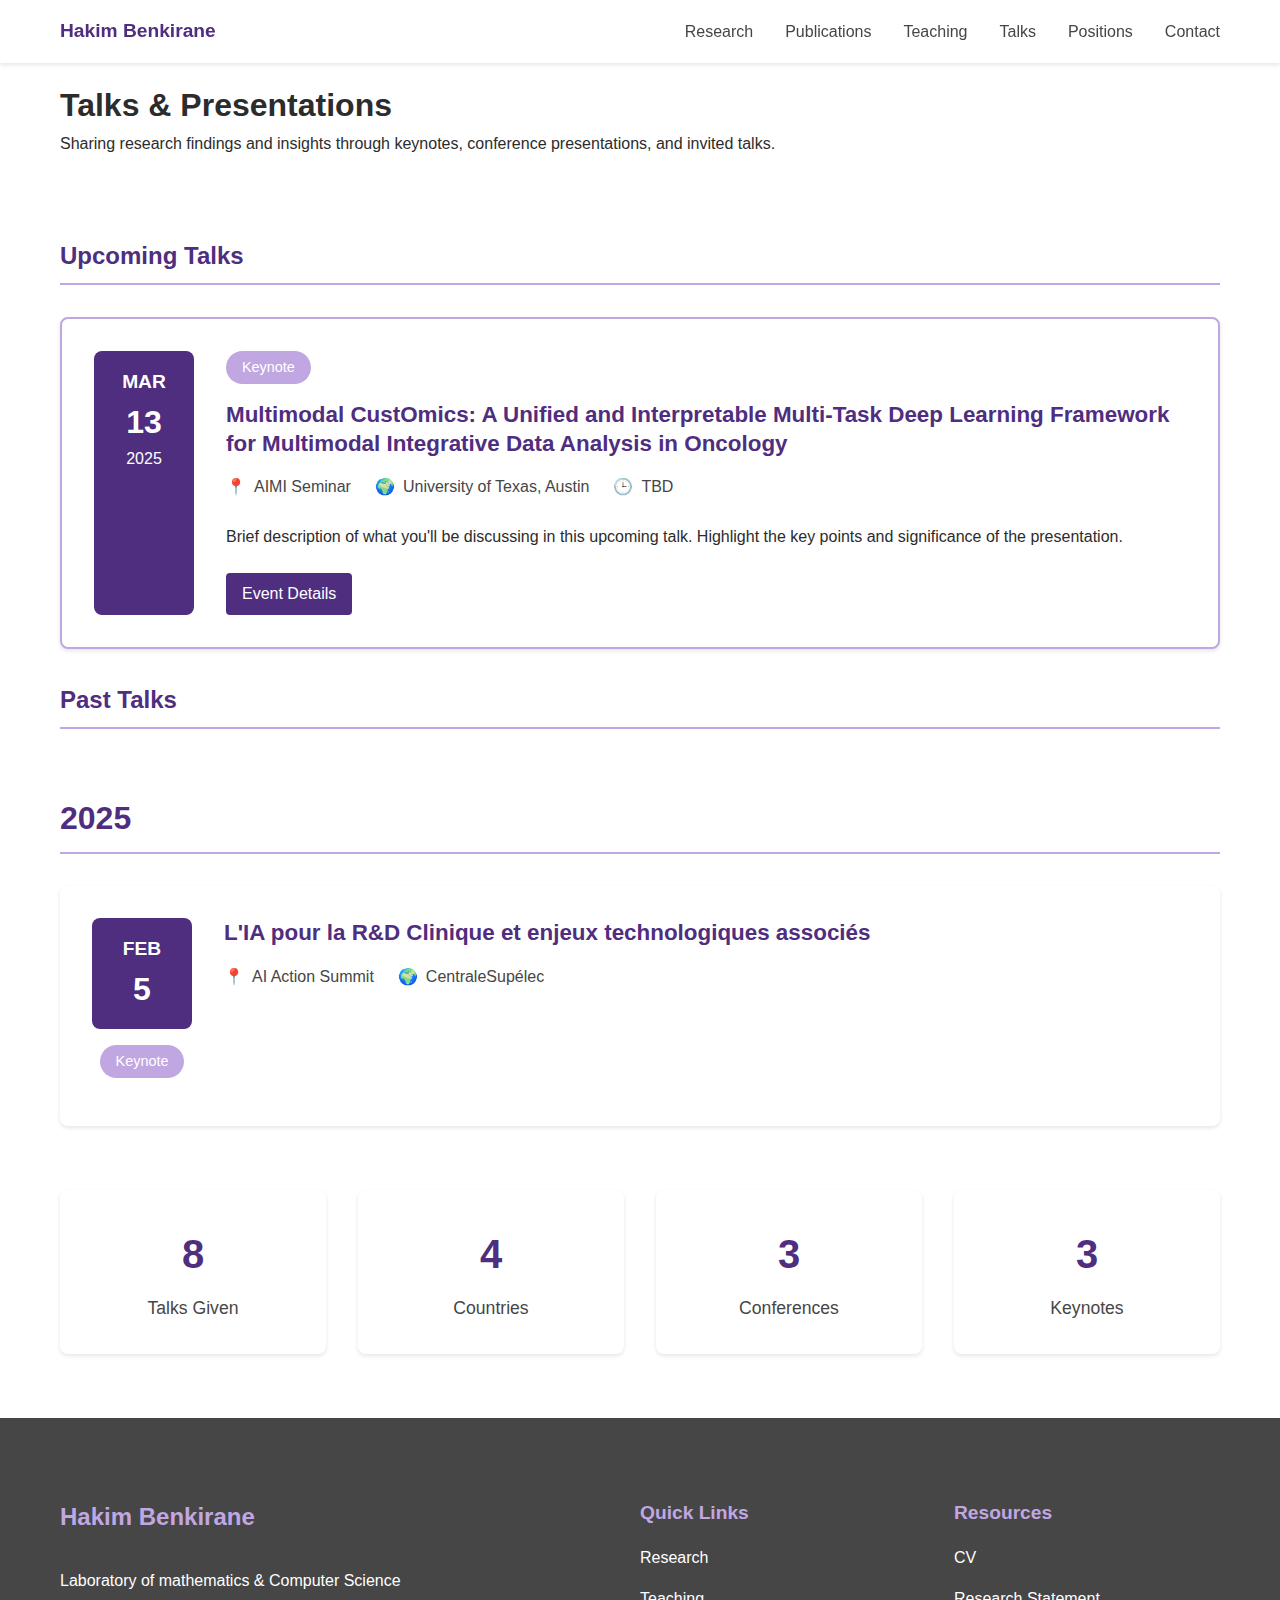
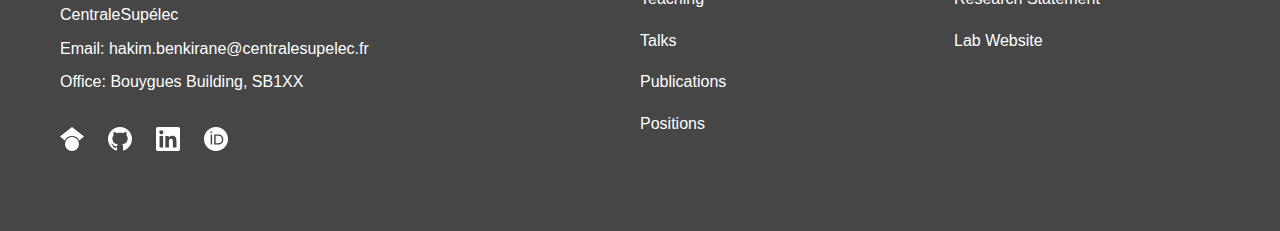
<file: pages/talks.html>
<!DOCTYPE html>
<html lang="en">
<head>
    <meta charset="UTF-8">
    <meta name="viewport" content="width=device-width, initial-scale=1.0">
    <title>Talks & Presentations - Your Name</title>
    <link rel="stylesheet" href="../assets/css/style.css">
</head>
<body>
    <nav>
        <div class="nav-container">
            <a href="../index.html" class="nav-name">Hakim Benkirane</a>
            <div class="nav-links">
                <a href="research.html">Research</a>
                <a href="publications.html">Publications</a>
                <a href="teaching.html">Teaching</a>
                <a href="talks.html" class="active">Talks</a>
                <a href="positions.html">Positions</a>
                <a href="contact.html">Contact</a>
            </div>
        </div>
    </nav>

    <header class="page-header">
        <div class="container">
            <h1 class="page-title">Talks & Presentations</h1>
            <p class="page-description">
                Sharing research findings and insights through keynotes, conference presentations, 
                and invited talks.
            </p>
        </div>
    </header>

    <main class="container">
        <!-- Upcoming Talks Section -->
        <section class="upcoming-talks">
            <h2 class="section-title">Upcoming Talks</h2>
            <div class="talk-grid">
                <article class="talk-card featured">
                    <div class="talk-date">
                        <span class="month">MAR</span>
                        <span class="day">13</span>
                        <span class="year">2025</span>
                    </div>
                    <div class="talk-content">
                        <span class="talk-type">Keynote</span>
                        <h3 class="talk-title">Multimodal CustOmics: A Unified and Interpretable Multi-Task Deep Learning Framework for Multimodal
                            Integrative Data Analysis in Oncology</h3>
                        <div class="talk-details">
                            <span class="detail">
                                <span class="icon">📍</span> AIMI Seminar
                            </span>
                            <span class="detail">
                                <span class="icon">🌍</span> University of Texas, Austin
                            </span>
                            <span class="detail">
                                <span class="icon">🕒</span> TBD
                            </span>
                        </div>
                        <p class="talk-abstract">
                            Brief description of what you'll be discussing in this upcoming talk.
                            Highlight the key points and significance of the presentation.
                        </p>
                        <a href="#" class="talk-link">Event Details</a>
                    </div>
                </article>
            </div>
        </section>

        <!-- Past Talks Timeline -->
        <section class="past-talks">
            <h2 class="section-title">Past Talks</h2>
            
            <!-- 2024 -->
            <div class="year-section">
                <h3 class="year-label">2025</h3>
                <div class="talks-timeline">
                    <article class="timeline-talk">
                        <div class="talk-meta">
                            <div class="talk-date">
                                <span class="month">FEB</span>
                                <span class="day">5</span>
                            </div>
                            <span class="talk-type">Keynote</span>
                        </div>
                        <div class="talk-content">
                            <h4 class="talk-title">L'IA pour la R&D Clinique et enjeux technologiques associés</h4>
                            <div class="talk-details">
                                <span class="detail">
                                    <span class="icon">📍</span> AI Action Summit
                                </span>
                                <span class="detail">
                                    <span class="icon">🌍</span> CentraleSupélec
                                </span>
                    </article>

                </div>
            </div>
        </section>

        <!-- Stats Section -->
        <section class="talks-stats">
            <div class="stats-grid">
                <div class="stat-card">
                    <div class="stat-number">8</div>
                    <div class="stat-label">Talks Given</div>
                </div>
                <div class="stat-card">
                    <div class="stat-number">4</div>
                    <div class="stat-label">Countries</div>
                </div>
                <div class="stat-card">
                    <div class="stat-number">3</div>
                    <div class="stat-label">Conferences</div>
                </div>
                <div class="stat-card">
                    <div class="stat-number">3</div>
                    <div class="stat-label">Keynotes</div>
                </div>
            </div>
        </section>
    </main>

    <footer>
        <div class="footer-content">
            <div class="footer-main">
                <div class="footer-logo">Hakim Benkirane</div>
                <div class="footer-contact-info">
                    <p>Laboratory of mathematics & Computer Science</p>
                    <p>CentraleSupélec</p>
                    <p>Email: hakim.benkirane@centralesupelec.fr</p>
                    <p>Office: Bouygues Building, SB1XX</p>
                </div>
                <div class="footer-social">
                    <!-- Google Scholar -->
                    <a href="https://scholar.google.com/citations?user=Q0RHPwcAAAAJ&hl=fr" class="social-icon-link" title="Google Scholar">
                        <svg viewBox="0 0 24 24">
                            <path d="M12 24a7 7 0 1 1 0-14 7 7 0 0 1 0 14zm0-24L0 9.5l4.838 3.94A8 8 0 0 1 12 9a8 8 0 0 1 7.162 4.44L24 9.5z"/>
                        </svg>
                    </a>
                    <!-- GitHub -->
                    <a href="https://github.com/HakimBenkirane" class="social-icon-link" title="GitHub">
                        <svg viewBox="0 0 24 24">
                            <path d="M12 0C5.37 0 0 5.37 0 12c0 5.31 3.435 9.795 8.205 11.385.6.105.825-.255.825-.57 0-.285-.015-1.23-.015-2.235-3.015.555-3.795-.735-4.035-1.41-.135-.345-.72-1.41-1.23-1.695-.42-.225-1.02-.78-.015-.795.945-.015 1.62.87 1.845 1.23 1.08 1.815 2.805 1.305 3.495.99.105-.78.42-1.305.765-1.605-2.67-.3-5.46-1.335-5.46-5.925 0-1.305.465-2.385 1.23-3.225-.12-.3-.54-1.53.12-3.18 0 0 1.005-.315 3.3 1.23.96-.27 1.98-.405 3-.405s2.04.135 3 .405c2.295-1.56 3.3-1.23 3.3-1.23.66 1.65.24 2.88.12 3.18.765.84 1.23 1.905 1.23 3.225 0 4.605-2.805 5.625-5.475 5.925.435.375.81 1.095.81 2.22 0 1.605-.015 2.895-.015 3.3 0 .315.225.69.825.57A12.02 12.02 0 0 0 24 12c0-6.63-5.37-12-12-12z"/>
                        </svg>
                    </a>
                    <!-- LinkedIn -->
                    <a href="https://www.linkedin.com/in/hakim-benkirane-001164166/" class="social-icon-link" title="LinkedIn">
                        <svg viewBox="0 0 24 24">
                            <path d="M20.447 20.452h-3.554v-5.569c0-1.328-.027-3.037-1.852-3.037-1.853 0-2.136 1.445-2.136 2.939v5.667H9.351V9h3.414v1.561h.046c.477-.9 1.637-1.85 3.37-1.85 3.601 0 4.267 2.37 4.267 5.455v6.286zM5.337 7.433a2.062 2.062 0 0 1-2.063-2.065 2.064 2.064 0 1 1 2.063 2.065zm1.782 13.019H3.555V9h3.564v11.452zM22.225 0H1.771C.792 0 0 .774 0 1.729v20.542C0 23.227.792 24 1.771 24h20.451C23.2 24 24 23.227 24 22.271V1.729C24 .774 23.2 0 22.222 0h.003z"/>
                        </svg>
                    </a>
                    <!-- ORCID -->
                    <a href="https://orcid.org/0000-0002-1039-3878" class="social-icon-link" title="ORCID">
                        <svg viewBox="0 0 24 24">
                            <path d="M12 0C5.372 0 0 5.372 0 12s5.372 12 12 12 12-5.372 12-12S18.628 0 12 0zM7.369 4.378c.525 0 .947.431.947.947s-.422.947-.947.947a.95.95 0 0 1-.947-.947c0-.525.422-.947.947-.947zm-.722 3.038h1.444v10.041H6.647V7.416zm3.562 0h3.9c3.713 0 5.156 2.072 5.156 5.041 0 2.625-1.291 5-4.969 5h-4.087V7.416zm1.444 1.303v7.444h2.525c3.197 0 3.713-2.063 3.713-3.713 0-2.072-.975-3.731-3.797-3.731h-2.441z"/>
                        </svg>
                    </a>
                </div>
            </div>
            <div class="footer-section">
                <h4>Quick Links</h4>
                <div class="footer-links">
                    <a href="research.html">Research</a>
                    <a href="teaching.html">Teaching</a>
                    <a href="talks.html">Talks</a>
                    <a href="publications.html">Publications</a>
                    <a href="positions.html">Positions</a>
                </div>
            </div>
            <div class="footer-section">
                <h4>Resources</h4>
                <div class="footer-links">
                    <a href="../assets/docs/CV_Developer-2.pdf">CV</a>
                    <a href="#">Research Statement</a>
                    <a href="https://mics.centralesupelec.fr">Lab Website</a>
                </div>
            </div>
        </div>
    </footer>
</body>
</html>
</file>
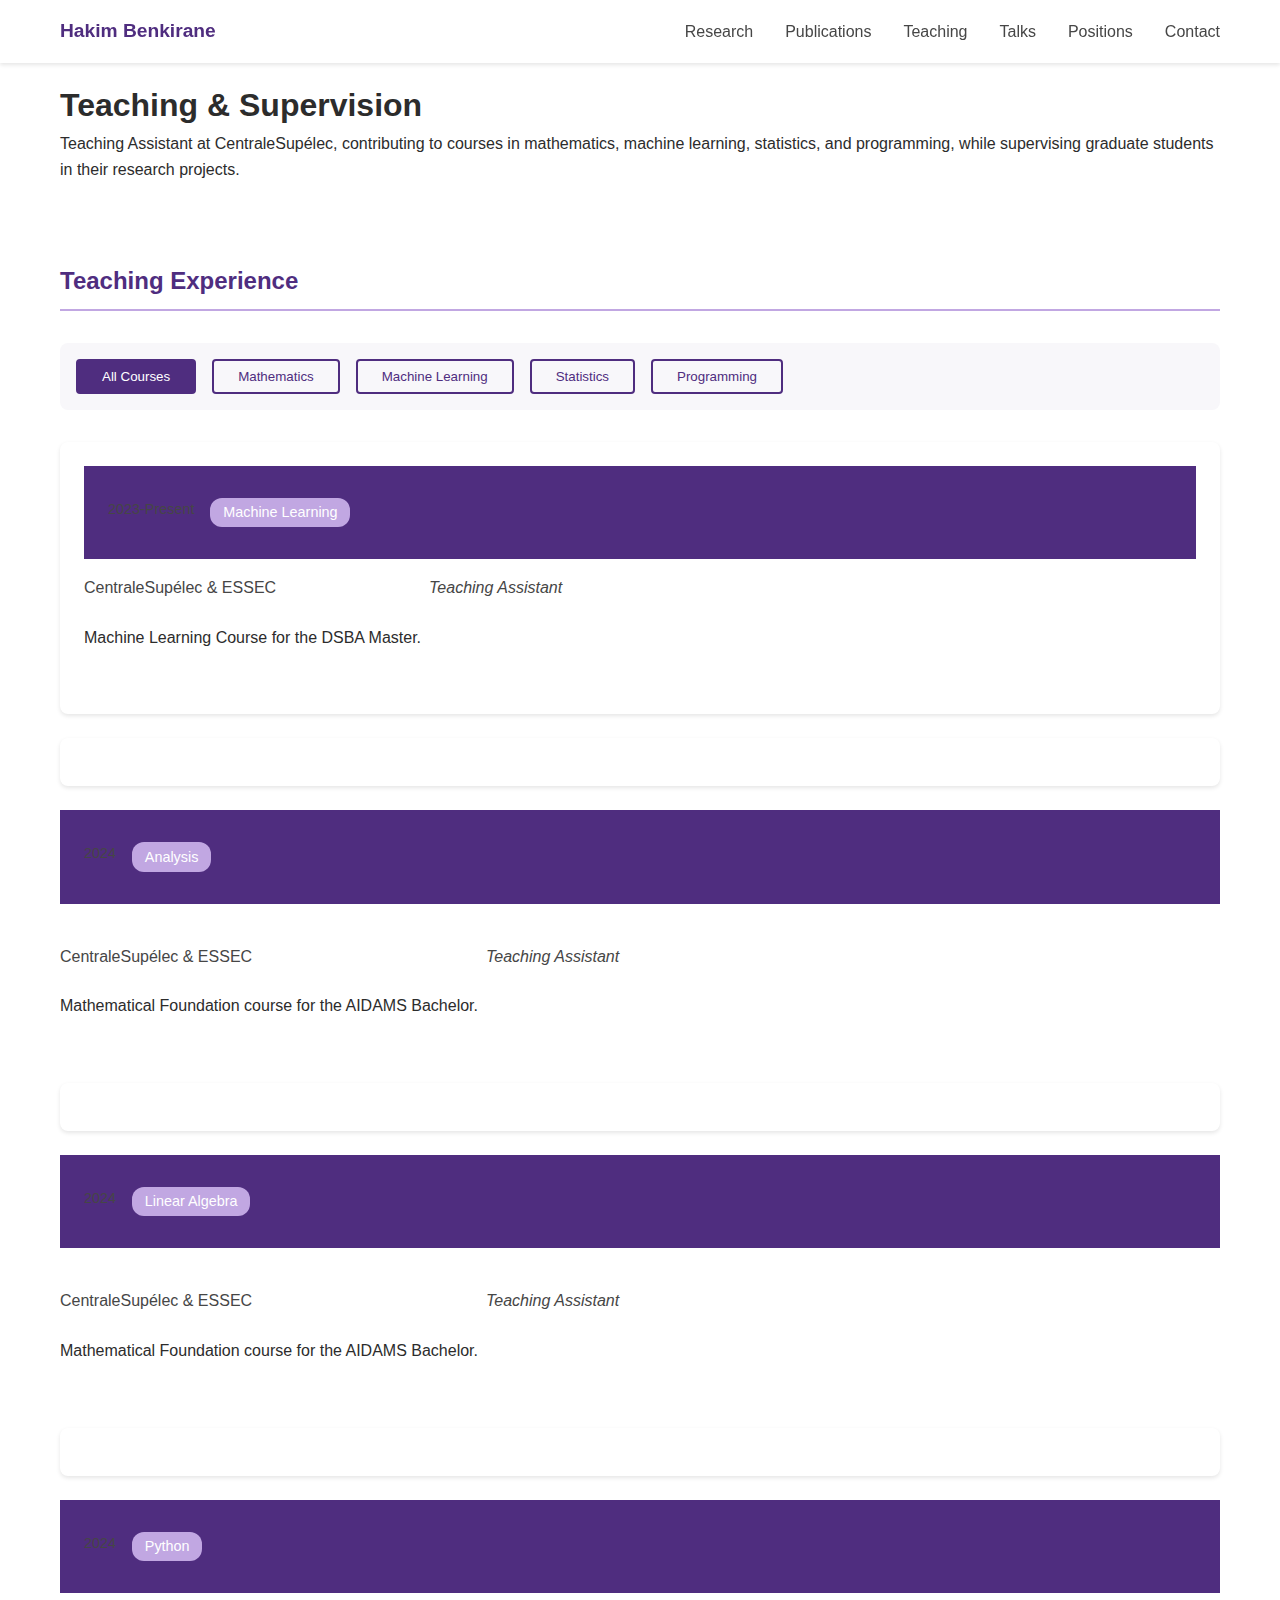
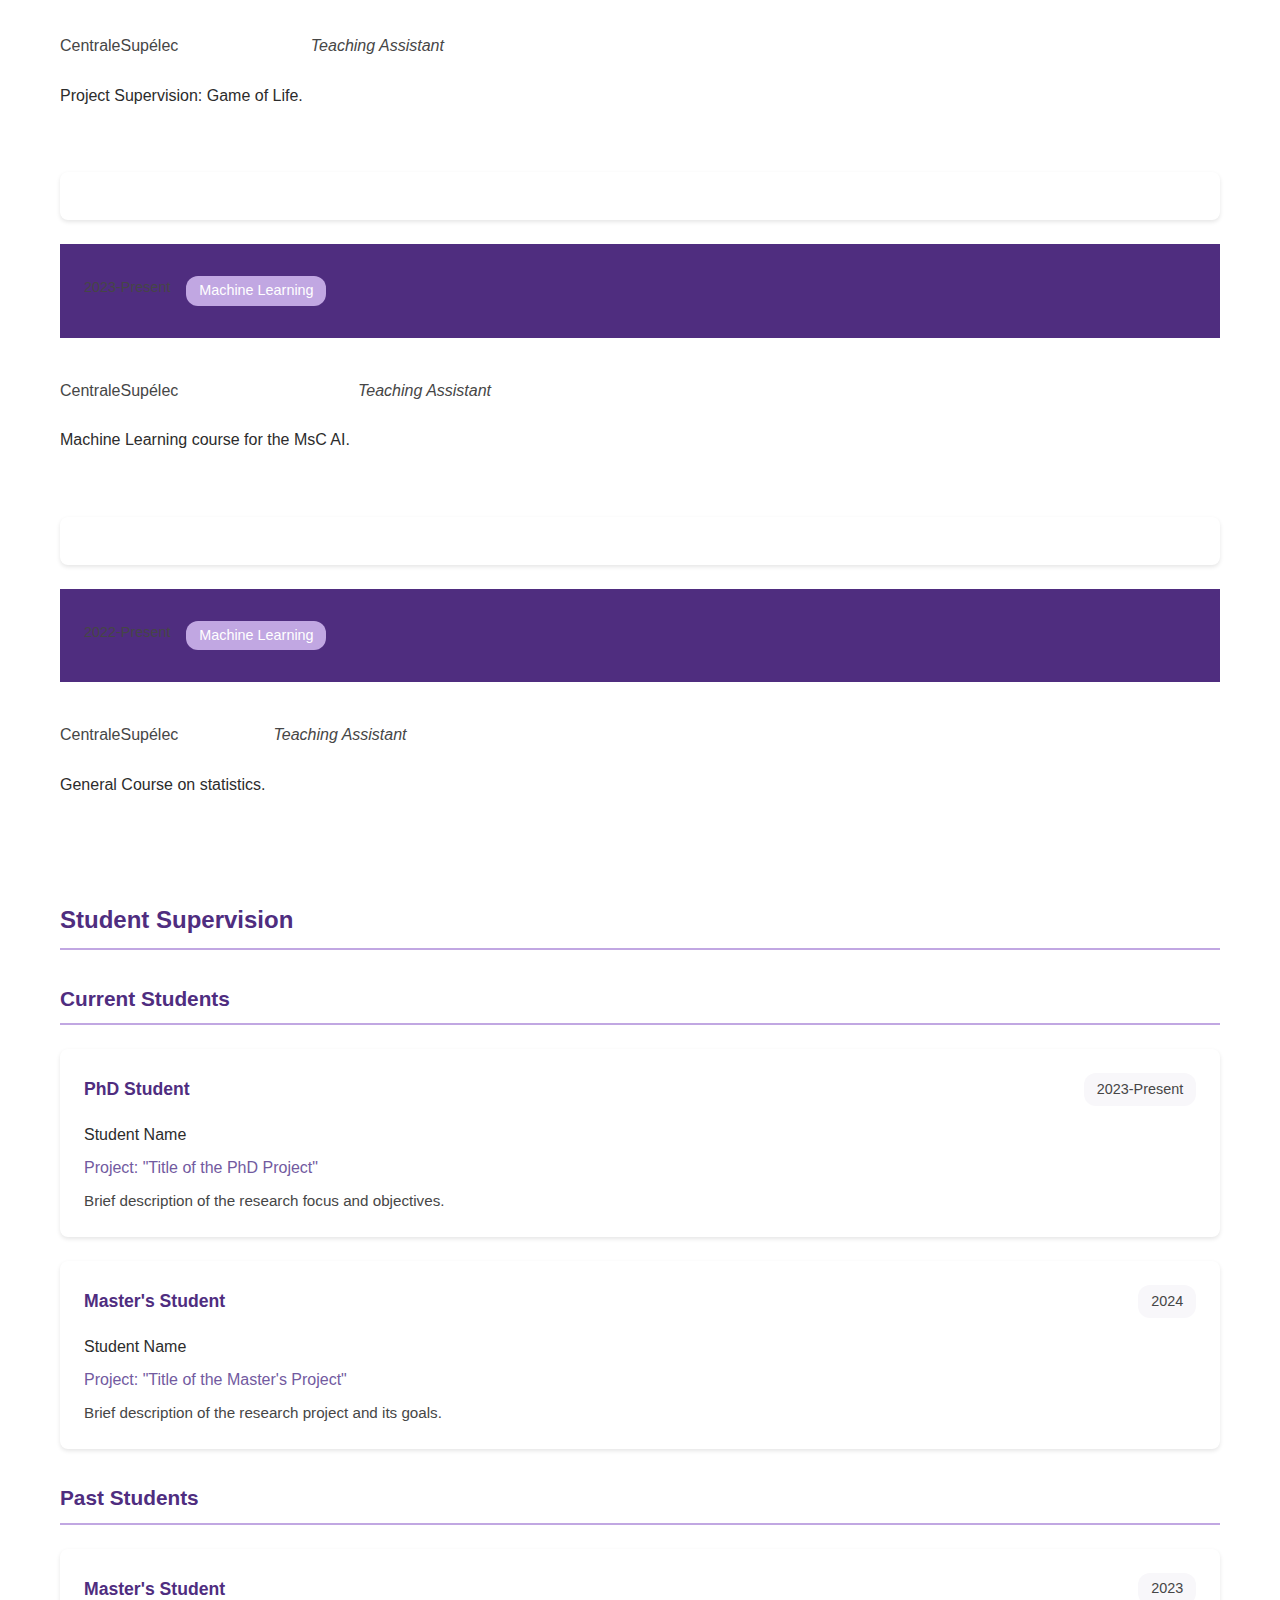
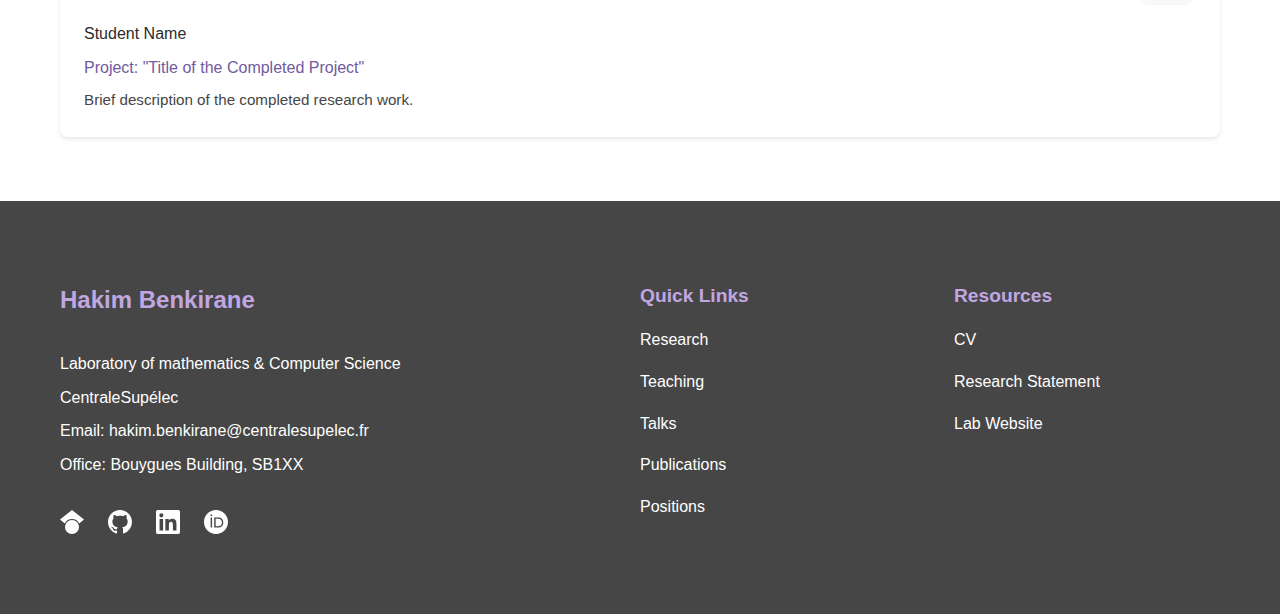
<file: pages/teaching.html>
<!DOCTYPE html>
<html lang="en">
<head>
    <meta charset="UTF-8">
    <meta name="viewport" content="width=device-width, initial-scale=1.0">
    <title>Teaching - Your Name</title>
    <link rel="stylesheet" href="../assets/css/style.css">
</head>
<body>
    <nav>
        <div class="nav-container">
            <a href="../index.html" class="nav-name">Hakim Benkirane</a>
            <div class="nav-links">
                <a href="research.html">Research</a>
                <a href="publications.html">Publications</a>
                <a href="teaching.html" class="active">Teaching</a>
                <a href="talks.html">Talks</a>
                <a href="positions.html">Positions</a>
                <a href="contact.html">Contact</a>
            </div>
        </div>
    </nav>


    <!-- Navigation remains the same -->

    <header class="page-header">
        <div class="container">
            <h1 class="page-title">Teaching & Supervision</h1>
            <p class="page-description">
                Teaching Assistant at CentraleSupélec, contributing to courses in mathematics, machine learning, 
                statistics, and programming, while supervising graduate students in their research projects.
            </p>
        </div>
    </header>

    <main class="container">
        <!-- Teaching Section -->
        <section>
            <h2 class="section-title">Teaching Experience</h2>
            
            <div class="filter-section">
                <div class="filter-buttons">
                    <button class="filter-button active" data-filter="all">All Courses</button>
                    <button class="filter-button" data-filter="math">Mathematics</button>
                    <button class="filter-button" data-filter="ml">Machine Learning</button>
                    <button class="filter-button" data-filter="stats">Statistics</button>
                    <button class="filter-button" data-filter="prog">Programming</button>
                </div>
            </div>

            <div class="courses-list">
                <!-- Mathematics Course -->
                <article class="course-item" data-type="ml">
                    <div class="course-header">
                        <div class="course-meta">
                            <span class="course-term">2023-Present</span>
                            <span class="course-type">Machine Learning</span>
                        </div>
                        <h3>MSCDSBA1019 - Foundations of Machine Learning</h3>
                    </div>
                    <div class="course-details">
                        <p class="course-institution">CentraleSupélec & ESSEC</p>
                        <p class="course-role">Teaching Assistant</p>
                        <p class="course-description">
                            Machine Learning Course for the DSBA Master.
                        </p>
                    </div>
                </article>

                <!-- Add your other courses here -->

                <article class="course-item" data-type="math"></article>
                    <div class="course-header">
                        <div class="course-meta">
                            <span class="course-term">2024</span>
                            <span class="course-type">Analysis</span>
                        </div>
                        <h3>AI-CS1009 - M2 Mathematical foundations for Data Analysis and Management</h3>
                    </div>
                    <div class="course-details">
                        <p class="course-institution">CentraleSupélec & ESSEC</p>
                        <p class="course-role">Teaching Assistant</p>
                        <p class="course-description">
                            Mathematical Foundation course for the AIDAMS Bachelor.
                        </p>
                    </div>
                </article>

                <article class="course-item" data-type="math"></article>
                    <div class="course-header">
                        <div class="course-meta">
                            <span class="course-term">2024</span>
                            <span class="course-type">Linear Algebra</span>
                        </div>
                        <h3>AI-CS1003 - M1 Applied Linear Algebra for Engineering</h3>
                    </div>
                    <div class="course-details">
                        <p class="course-institution">CentraleSupélec & ESSEC</p>
                        <p class="course-role">Teaching Assistant</p>
                        <p class="course-description">
                            Mathematical Foundation course for the AIDAMS Bachelor.
                        </p>
                    </div>
                </article>

                <article class="course-item" data-type="prog"></article>
                    <div class="course-header">
                        <div class="course-meta">
                            <span class="course-term">2024</span>
                            <span class="course-type">Python</span>
                        </div>
                        <h3>1IN3000 - Coding Week</h3>
                    </div>
                    <div class="course-details">
                        <p class="course-institution">CentraleSupélec</p>
                        <p class="course-role">Teaching Assistant</p>
                        <p class="course-description">
                            Project Supervision: Game of Life.
                        </p>
                    </div>
                </article>

                <article class="course-item" data-type="ml"></article>
                    <div class="course-header">
                        <div class="course-meta">
                            <span class="course-term">2023-Present</span>
                            <span class="course-type">Machine Learning</span>
                        </div>
                        <h3>3IF3010 - ApprAuto - Apprentissage automatique</h3>
                    </div>
                    <div class="course-details">
                        <p class="course-institution">CentraleSupélec</p>
                        <p class="course-role">Teaching Assistant</p>
                        <p class="course-description">
                            Machine Learning course for the MsC AI.
                        </p>
                    </div>
                </article>

                <article class="course-item" data-type="stats"></article>
                    <div class="course-header">
                        <div class="course-meta">
                            <span class="course-term">2022-Present</span>
                            <span class="course-type">Machine Learning</span>
                        </div>
                        <h3>1CC5000 - Statistique et Apprentissage</h3>
                    </div>
                    <div class="course-details">
                        <p class="course-institution">CentraleSupélec</p>
                        <p class="course-role">Teaching Assistant</p>
                        <p class="course-description">
                            General Course on statistics.
                        </p>
                    </div>
                </article>


            </div>
        </section>

        <!-- Student Supervision Section -->
        <section class="supervision-section">
            <h2 class="section-title">Student Supervision</h2>
            
            <div class="supervision-categories">
                <!-- Current Students -->
                <div class="supervision-category">
                    <h3 class="category-title">Current Students</h3>
                    
                    <div class="student-list">
                        <article class="student-item">
                            <div class="student-header">
                                <h4>PhD Student</h4>
                                <span class="supervision-date">2023-Present</span>
                            </div>
                            <div class="student-details">
                                <p class="student-name">Student Name</p>
                                <p class="project-title">Project: "Title of the PhD Project"</p>
                                <p class="project-description">
                                    Brief description of the research focus and objectives.
                                </p>
                            </div>
                        </article>

                        <article class="student-item">
                            <div class="student-header">
                                <h4>Master's Student</h4>
                                <span class="supervision-date">2024</span>
                            </div>
                            <div class="student-details">
                                <p class="student-name">Student Name</p>
                                <p class="project-title">Project: "Title of the Master's Project"</p>
                                <p class="project-description">
                                    Brief description of the research project and its goals.
                                </p>
                            </div>
                        </article>
                    </div>
                </div>

                <!-- Past Students -->
                <div class="supervision-category">
                    <h3 class="category-title">Past Students</h3>
                    
                    <div class="student-list">
                        <article class="student-item">
                            <div class="student-header">
                                <h4>Master's Student</h4>
                                <span class="supervision-date">2023</span>
                            </div>
                            <div class="student-details">
                                <p class="student-name">Student Name</p>
                                <p class="project-title">Project: "Title of the Completed Project"</p>
                                <p class="project-description">
                                    Brief description of the completed research work.
                                </p>
                            </div>
                        </article>
                    </div>
                </div>
            </div>
        </section>
    </main>

    <footer>
        <div class="footer-content">
            <div class="footer-main">
                <div class="footer-logo">Hakim Benkirane</div>
                <div class="footer-contact-info">
                    <p>Laboratory of mathematics & Computer Science</p>
                    <p>CentraleSupélec</p>
                    <p>Email: hakim.benkirane@centralesupelec.fr</p>
                    <p>Office: Bouygues Building, SB1XX</p>
                </div>
                <div class="footer-social">
                    <!-- Google Scholar -->
                    <a href="https://scholar.google.com/citations?user=Q0RHPwcAAAAJ&hl=fr" class="social-icon-link" title="Google Scholar">
                        <svg viewBox="0 0 24 24">
                            <path d="M12 24a7 7 0 1 1 0-14 7 7 0 0 1 0 14zm0-24L0 9.5l4.838 3.94A8 8 0 0 1 12 9a8 8 0 0 1 7.162 4.44L24 9.5z"/>
                        </svg>
                    </a>
                    <!-- GitHub -->
                    <a href="https://github.com/HakimBenkirane" class="social-icon-link" title="GitHub">
                        <svg viewBox="0 0 24 24">
                            <path d="M12 0C5.37 0 0 5.37 0 12c0 5.31 3.435 9.795 8.205 11.385.6.105.825-.255.825-.57 0-.285-.015-1.23-.015-2.235-3.015.555-3.795-.735-4.035-1.41-.135-.345-.72-1.41-1.23-1.695-.42-.225-1.02-.78-.015-.795.945-.015 1.62.87 1.845 1.23 1.08 1.815 2.805 1.305 3.495.99.105-.78.42-1.305.765-1.605-2.67-.3-5.46-1.335-5.46-5.925 0-1.305.465-2.385 1.23-3.225-.12-.3-.54-1.53.12-3.18 0 0 1.005-.315 3.3 1.23.96-.27 1.98-.405 3-.405s2.04.135 3 .405c2.295-1.56 3.3-1.23 3.3-1.23.66 1.65.24 2.88.12 3.18.765.84 1.23 1.905 1.23 3.225 0 4.605-2.805 5.625-5.475 5.925.435.375.81 1.095.81 2.22 0 1.605-.015 2.895-.015 3.3 0 .315.225.69.825.57A12.02 12.02 0 0 0 24 12c0-6.63-5.37-12-12-12z"/>
                        </svg>
                    </a>
                    <!-- LinkedIn -->
                    <a href="https://www.linkedin.com/in/hakim-benkirane-001164166/" class="social-icon-link" title="LinkedIn">
                        <svg viewBox="0 0 24 24">
                            <path d="M20.447 20.452h-3.554v-5.569c0-1.328-.027-3.037-1.852-3.037-1.853 0-2.136 1.445-2.136 2.939v5.667H9.351V9h3.414v1.561h.046c.477-.9 1.637-1.85 3.37-1.85 3.601 0 4.267 2.37 4.267 5.455v6.286zM5.337 7.433a2.062 2.062 0 0 1-2.063-2.065 2.064 2.064 0 1 1 2.063 2.065zm1.782 13.019H3.555V9h3.564v11.452zM22.225 0H1.771C.792 0 0 .774 0 1.729v20.542C0 23.227.792 24 1.771 24h20.451C23.2 24 24 23.227 24 22.271V1.729C24 .774 23.2 0 22.222 0h.003z"/>
                        </svg>
                    </a>
                    <!-- ORCID -->
                    <a href="https://orcid.org/0000-0002-1039-3878" class="social-icon-link" title="ORCID">
                        <svg viewBox="0 0 24 24">
                            <path d="M12 0C5.372 0 0 5.372 0 12s5.372 12 12 12 12-5.372 12-12S18.628 0 12 0zM7.369 4.378c.525 0 .947.431.947.947s-.422.947-.947.947a.95.95 0 0 1-.947-.947c0-.525.422-.947.947-.947zm-.722 3.038h1.444v10.041H6.647V7.416zm3.562 0h3.9c3.713 0 5.156 2.072 5.156 5.041 0 2.625-1.291 5-4.969 5h-4.087V7.416zm1.444 1.303v7.444h2.525c3.197 0 3.713-2.063 3.713-3.713 0-2.072-.975-3.731-3.797-3.731h-2.441z"/>
                        </svg>
                    </a>
                </div>
            </div>
            <div class="footer-section">
                <h4>Quick Links</h4>
                <div class="footer-links">
                    <a href="research.html">Research</a>
                    <a href="teaching.html">Teaching</a>
                    <a href="talks.html">Talks</a>
                    <a href="publications.html">Publications</a>
                    <a href="positions.html">Positions</a>
                </div>
            </div>
            <div class="footer-section">
                <h4>Resources</h4>
                <div class="footer-links">
                    <a href="../assets/docs/CV_Developer-2.pdf">CV</a>
                    <a href="#">Research Statement</a>
                    <a href="https://mics.centralesupelec.fr">Lab Website</a>
                </div>
            </div>
        </div>
    </footer>

    <script>
        document.addEventListener('DOMContentLoaded', function() {
            const filterButtons = document.querySelectorAll('.filter-button');
            const courses = document.querySelectorAll('.course-item');

            filterButtons.forEach(button => {
                button.addEventListener('click', () => {
                    filterButtons.forEach(btn => btn.classList.remove('active'));
                    button.classList.add('active');
                    
                    const filterValue = button.getAttribute('data-filter');
                    
                    courses.forEach(course => {
                        if (filterValue === 'all') {
                            course.style.display = 'block';
                        } else {
                            course.style.display = 
                                course.getAttribute('data-type') === filterValue 
                                    ? 'block' 
                                    : 'none';
                        }
                    });
                });
            });
        });
    </script>
</body>
</html>
</file>
<file: assets/css/style.css>
:root {
    --primary-color: #4F2D7F;    /* Deep purple */
    --secondary-color: #725A9F;  /* Medium purple */
    --accent-color: #C1A7E2;     /* Light purple */
    --text-color: #2C2C2C;       /* Near black */
    --light-gray: #F8F7FA;       /* Light grey with purple tint */
    --dark-gray: #464646;        /* Charcoal */
}

* {
    margin: 0;
    padding: 0;
    box-sizing: border-box;
}

body {
    font-family: 'Inter', -apple-system, BlinkMacSystemFont, 'Segoe UI', Roboto, sans-serif;
    line-height: 1.6;
    color: var(--text-color);
    background-color: white;
}

nav {
    background-color: white;
    padding: 1rem 0;
    box-shadow: 0 2px 4px rgba(0,0,0,0.1);
    position: fixed;
    width: 100%;
    top: 0;
    z-index: 1000;
}

.nav-container {
    max-width: 1200px;
    margin: 0 auto;
    padding: 0 20px;
    display: flex;
    justify-content: space-between;
    align-items: center;
}

.nav-name {
    font-size: 1.2rem;
    font-weight: 600;
    color: var(--primary-color);
    text-decoration: none;
}

.nav-links {
    display: flex;
    gap: 2rem;
}

.nav-links a {
    text-decoration: none;
    color: var(--dark-gray);
    font-weight: 500;
    transition: color 0.3s;
}

.nav-links a:hover {
    color: var(--accent-color);
}

.container {
    max-width: 1200px;
    margin: 80px auto 0;
    padding: 0 20px;
}

.hero {
    display: grid;
    grid-template-columns: 1fr 2fr;
    gap: 4rem;
    padding: 4rem 0;
    align-items: start;
}

.profile-image {
    width: 100%;
    max-width: 300px;
    border-radius: 4px;
    box-shadow: 0 4px 6px rgba(0,0,0,0.1);
}

.hero-content h1 {
    font-size: 2.5rem;
    color: var(--primary-color);
    margin-bottom: 1rem;
    line-height: 1.2;
}

.hero-content .title {
    font-size: 1.2rem;
    color: var(--dark-gray);
    margin-bottom: 2rem;
}

.hero-content .bio {
    font-size: 1.1rem;
    color: var(--text-color);
    margin-bottom: 2rem;
    line-height: 1.8;
}

.recent-section {
    margin: 4rem 0;
    padding: 2rem;
    background: var(--light-gray);
    border-radius: 8px;
}

.section-title {
    font-size: 1.5rem;
    color: var(--primary-color);
    margin-bottom: 1.5rem;
    padding-bottom: 0.5rem;
    border-bottom: 2px solid var(--accent-color);
}

.news-list {
    list-style: none;
}

.news-item {
    margin-bottom: 1.5rem;
    padding-left: 1.5rem;
    position: relative;
}

.news-item::before {
    content: "•";
    color: var(--accent-color);
    position: absolute;
    left: 0;
    font-size: 1.5rem;
    line-height: 1;
}

.date {
    font-weight: 600;
    color: var(--secondary-color);
}

.featured-research {
    margin: 4rem 0;
    display: grid;
    grid-template-columns: repeat(auto-fit, minmax(300px, 1fr));
    gap: 2rem;
}

.research-card {
    background: white;
    padding: 1.5rem;
    border-radius: 8px;
    box-shadow: 0 2px 4px rgba(0,0,0,0.1);
    transition: transform 0.3s;
}

.research-card:hover {
    transform: translateY(-5px);
}

.research-card h3 {
    color: var(--primary-color);
    margin-bottom: 1rem;
}

footer {
    background-color: var(--dark-gray);
    color: white;
    padding: 2rem 0;
    margin-top: 4rem;
}

.footer-content {
    max-width: 1200px;
    margin: 0 auto;
    padding: 0 20px;
    display: grid;
    grid-template-columns: repeat(auto-fit, minmax(250px, 1fr));
    gap: 2rem;
}

.footer-section h4 {
    margin-bottom: 1rem;
    color: var(--accent-color);
}

.footer-section a {
    color: white;
    text-decoration: none;
    display: block;
    margin-bottom: 0.5rem;
}

@media (max-width: 768px) {
    .hero {
        grid-template-columns: 1fr;
        gap: 2rem;
        text-align: center;
    }

    .profile-image {
        margin: 0 auto;
    }

    .nav-links {
        display: none;
    }
}

/* Add these to your style.css file */

.publications-grid {
    display: grid;
    grid-template-columns: 1fr;
    gap: 3rem;
    margin: 2rem 0;
}

.publication-card {
    display: grid;
    grid-template-columns: 2fr 1fr;
    gap: 2rem;
    background: white;
    border-radius: 8px;
    overflow: hidden;
    box-shadow: 0 2px 4px rgba(0,0,0,0.1);
    padding: 2rem;
}

.publication-content {
    display: flex;
    flex-direction: column;
    gap: 1rem;
}

.publication-title {
    font-size: 1.6rem;
    color: var(--primary-color);
    line-height: 1.3;
}

.publication-journal {
    font-size: 1.1rem;
    color: var(--secondary-color);
    font-style: italic;
}

.publication-year {
    display: inline-block;
    background: var(--accent-color);
    color: white;
    padding: 0.2rem 0.8rem;
    border-radius: 16px;
    font-size: 0.9rem;
    width: fit-content;
}

.publication-abstract {
    font-size: 1rem;
    line-height: 1.8;
    color: var(--text-color);
    margin-top: 1rem;
}

.publication-image {
    width: 100%;
    border-radius: 4px;
    object-fit: cover;
}

.publication-links {
    display: flex;
    gap: 1rem;
    margin-top: 1rem;
}

.publication-link {
    display: inline-flex;
    align-items: center;
    gap: 0.5rem;
    padding: 0.5rem 1rem;
    border: 2px solid var(--primary-color);
    border-radius: 4px;
    color: var(--primary-color);
    text-decoration: none;
    font-weight: 500;
    transition: all 0.3s;
}

.publication-link:hover {
    background: var(--primary-color);
    color: white;
}

.publication-authors {
    color: var(--dark-gray);
    font-size: 1.1rem;
}

.publication-highlight {
    font-weight: bold;
    color: var(--secondary-color);
}

.filter-section {
    margin: 2rem 0;
    padding: 1rem;
    background: var(--light-gray);
    border-radius: 8px;
}

.filter-buttons {
    display: flex;
    gap: 1rem;
    flex-wrap: wrap;
}

.filter-button {
    padding: 0.5rem 1rem;
    border: none;
    border-radius: 4px;
    background: white;
    color: var(--primary-color);
    cursor: pointer;
    transition: all 0.3s;
}

.filter-button.active {
    background: var(--primary-color);
    color: white;
}

@media (max-width: 900px) {
    .publication-card {
        grid-template-columns: 1fr;
    }
    
    .publication-image {
        max-height: 300px;
        width: 100%;
        object-fit: cover;
    }
}

/* Add these to your style.css file */

.teaching-philosophy {
    background: var(--light-gray);
    padding: 3rem;
    border-radius: 8px;
    margin: 2rem 0 4rem;
}

.philosophy-content {
    max-width: 800px;
    margin: 0 auto;
    text-align: center;
}

.philosophy-quote {
    font-size: 1.4rem;
    color: var(--primary-color);
    font-style: italic;
    margin-bottom: 2rem;
    line-height: 1.6;
}

.courses-grid {
    display: grid;
    grid-template-columns: repeat(auto-fit, minmax(300px, 1fr));
    gap: 2rem;
    margin: 2rem 0;
}

.course-card {
    background: white;
    border-radius: 8px;
    overflow: hidden;
    box-shadow: 0 2px 4px rgba(0,0,0,0.1);
    transition: transform 0.3s;
}

.course-card:hover {
    transform: translateY(-5px);
}

.course-header {
    background: var(--primary-color);
    color: white;
    padding: 1.5rem;
}

.course-semester {
    font-size: 0.9rem;
    text-transform: uppercase;
    letter-spacing: 1px;
    margin-bottom: 0.5rem;
}

.course-title {
    font-size: 1.4rem;
    margin-bottom: 0.5rem;
}

.course-code {
    font-size: 1rem;
    opacity: 0.9;
}

.course-content {
    padding: 1.5rem;
}

.course-description {
    margin-bottom: 1.5rem;
    line-height: 1.6;
}

.course-details {
    display: grid;
    grid-template-columns: auto 1fr;
    gap: 0.5rem 1rem;
    margin-bottom: 1.5rem;
}

.detail-label {
    font-weight: 600;
    color: var(--dark-gray);
}

.resources-section {
    background: var(--light-gray);
    padding: 3rem 0;
    margin: 4rem 0;
}

.resources-grid {
    display: grid;
    grid-template-columns: repeat(auto-fit, minmax(250px, 1fr));
    gap: 2rem;
}

.resource-card {
    background: white;
    padding: 2rem;
    border-radius: 8px;
    text-align: center;
    box-shadow: 0 2px 4px rgba(0,0,0,0.1);
}

.resource-icon {
    font-size: 2rem;
    color: var(--accent-color);
    margin-bottom: 1rem;
}

.resource-title {
    font-size: 1.2rem;
    color: var(--primary-color);
    margin-bottom: 1rem;
}

.student-projects {
    margin: 4rem 0;
}

.project-grid {
    display: grid;
    grid-template-columns: repeat(auto-fit, minmax(300px, 1fr));
    gap: 2rem;
}

.student-project {
    background: white;
    padding: 1.5rem;
    border-radius: 8px;
    box-shadow: 0 2px 4px rgba(0,0,0,0.1);
}

.project-semester {
    color: var(--accent-color);
    font-weight: 500;
    margin-bottom: 0.5rem;
}

.stats-grid {
    display: grid;
    grid-template-columns: repeat(auto-fit, minmax(200px, 1fr));
    gap: 2rem;
    margin: 3rem 0;
}

.stat-card {
    text-align: center;
    padding: 2rem;
    background: white;
    border-radius: 8px;
    box-shadow: 0 2px 4px rgba(0,0,0,0.1);
}

.stat-number {
    font-size: 2.5rem;
    color: var(--primary-color);
    font-weight: bold;
    margin-bottom: 0.5rem;
}

.stat-label {
    color: var(--dark-gray);
    font-size: 1.1rem;
}

/* Add these to your style.css file */

.research-overview {
    background: var(--light-gray);
    padding: 3rem;
    border-radius: 8px;
    margin: 2rem 0;
}

.overview-text {
    font-size: 1.2rem;
    line-height: 1.8;
    max-width: 800px;
    margin: 0 auto;
    text-align: center;
}

.project-showcase {
    margin: 2rem 0;
}

.project-card-large {
    display: grid;
    grid-template-columns: 1.2fr 1fr;
    gap: 2rem;
    background: white;
    border-radius: 8px;
    overflow: hidden;
    box-shadow: 0 2px 4px rgba(0,0,0,0.1);
    margin-bottom: 2rem;
}

.project-image-container {
    position: relative;
    overflow: hidden;
    min-height: 400px;
}

.project-image {
    width: 100%;
    height: 100%;
    object-fit: cover;
}

.project-content {
    padding: 2rem;
    display: flex;
    flex-direction: column;
    justify-content: space-between;
}

.project-status {
    display: inline-block;
    padding: 0.3rem 1rem;
    background: var(--accent-color);
    color: white;
    border-radius: 20px;
    font-size: 0.9rem;
    margin-bottom: 1rem;
}

.project-metrics {
    display: grid;
    grid-template-columns: 1fr 1fr;
    gap: 1rem;
    margin: 1.5rem 0;
}

.metric {
    padding: 1rem;
    background: var(--light-gray);
    border-radius: 4px;
    text-align: center;
}

.metric-label {
    display: block;
    font-size: 0.9rem;
    color: var(--dark-gray);
    margin-bottom: 0.5rem;
}

.metric-value {
    font-size: 1.1rem;
    font-weight: 600;
    color: var(--primary-color);
}

.areas-grid {
    display: grid;
    grid-template-columns: repeat(auto-fit, minmax(300px, 1fr));
    gap: 2rem;
    margin: 2rem 0;
}

.area-card {
    background: white;
    padding: 2rem;
    border-radius: 8px;
    box-shadow: 0 2px 4px rgba(0,0,0,0.1);
    transition: transform 0.3s;
}

.area-card:hover {
    transform: translateY(-5px);
}

.area-icon {
    font-size: 2.5rem;
    margin-bottom: 1rem;
}

.area-title {
    font-size: 1.4rem;
    color: var(--primary-color);
    margin-bottom: 1rem;
}

.area-description {
    margin-bottom: 1.5rem;
    line-height: 1.6;
}

.area-highlights {
    list-style: none;
    padding: 0;
}

.area-highlights li {
    margin-bottom: 0.5rem;
    padding-left: 1.5rem;
    position: relative;
}

.area-highlights li::before {
    content: "→";
    position: absolute;
    left: 0;
    color: var(--accent-color);
}

.research-lab {
    background: var(--light-gray);
    padding: 3rem 0;
    margin: 4rem 0;
}

.lab-content {
    max-width: 1200px;
    margin: 0 auto;
    padding: 0 2rem;
}

.lab-description {
    max-width: 800px;
    margin: 0 auto 3rem;
    text-align: center;
    font-size: 1.1rem;
    line-height: 1.8;
}

.collaborations-grid {
    display: grid;
    grid-template-columns: repeat(auto-fit, minmax(250px, 1fr));
    gap: 2rem;
    margin: 2rem 0;
}

.collaboration-card {
    background: white;
    padding: 2rem;
    border-radius: 8px;
    box-shadow: 0 2px 4px rgba(0,0,0,0.1);
}

.collaboration-card h3 {
    color: var(--primary-color);
    margin-bottom: 1rem;
}

.collaboration-list {
    list-style: none;
    padding: 0;
}

.collaboration-list li {
    margin-bottom: 0.5rem;
    padding-left: 1.5rem;
    position: relative;
}

.collaboration-list li::before {
    content: "•";
    position: absolute;
    left: 0;
    color: var(--accent-color);
}

@media (max-width: 900px) {
    .project-card-large {
        grid-template-columns: 1fr;
    }

    .project-image-container {
        min-height: 300px;
    }
}

/* Add these to your style.css file */

.talk-grid {
    margin: 2rem 0;
}

.talk-card {
    display: grid;
    grid-template-columns: auto 1fr;
    gap: 2rem;
    background: white;
    border-radius: 8px;
    overflow: hidden;
    box-shadow: 0 2px 4px rgba(0,0,0,0.1);
    padding: 2rem;
}

.talk-card.featured {
    border: 2px solid var(--accent-color);
}

.talk-date {
    display: flex;
    flex-direction: column;
    align-items: center;
    padding: 1rem;
    background: var(--primary-color);
    color: white;
    border-radius: 8px;
    min-width: 100px;
    text-align: center;
}

.talk-date .month {
    font-size: 1.2rem;
    font-weight: 600;
    text-transform: uppercase;
}

.talk-date .day {
    font-size: 2rem;
    font-weight: 700;
    line-height: 1;
    margin: 0.5rem 0;
}

.talk-date .year {
    font-size: 1rem;
}

.talk-type {
    display: inline-block;
    padding: 0.3rem 1rem;
    background: var(--accent-color);
    color: white;
    border-radius: 20px;
    font-size: 0.9rem;
    margin-bottom: 1rem;
}

.talk-title {
    font-size: 1.4rem;
    color: var(--primary-color);
    margin-bottom: 1rem;
    line-height: 1.3;
}

.talk-details {
    display: flex;
    flex-wrap: wrap;
    gap: 1.5rem;
    margin-bottom: 1.5rem;
}

.detail {
    display: flex;
    align-items: center;
    gap: 0.5rem;
    color: var(--dark-gray);
}

.talk-abstract {
    margin-bottom: 1.5rem;
    line-height: 1.6;
}

.talk-link {
    display: inline-block;
    padding: 0.5rem 1rem;
    background: var(--primary-color);
    color: white;
    text-decoration: none;
    border-radius: 4px;
    transition: background-color 0.3s;
}

.talk-link:hover {
    background: var(--secondary-color);
}

/* Timeline Styles */
.year-section {
    margin: 4rem 0;
}

.year-label {
    font-size: 2rem;
    color: var(--primary-color);
    margin-bottom: 2rem;
    padding-bottom: 0.5rem;
    border-bottom: 2px solid var(--accent-color);
}

.talks-timeline {
    display: grid;
    gap: 2rem;
}

.timeline-talk {
    display: grid;
    grid-template-columns: auto 1fr;
    gap: 2rem;
    padding: 2rem;
    background: white;
    border-radius: 8px;
    box-shadow: 0 2px 4px rgba(0,0,0,0.1);
}

.talk-meta {
    display: flex;
    flex-direction: column;
    gap: 1rem;
    align-items: center;
}

.talk-resources {
    display: flex;
    gap: 1rem;
    margin-top: 1rem;
}

.resource-link {
    display: inline-flex;
    align-items: center;
    gap: 0.5rem;
    padding: 0.4rem 1rem;
    border: 1px solid var(--primary-color);
    color: var(--primary-color);
    text-decoration: none;
    border-radius: 4px;
    font-size: 0.9rem;
    transition: all 0.3s;
}

.resource-link:hover {
    background: var(--primary-color);
    color: white;
}

@media (max-width: 768px) {
    .talk-card, .timeline-talk {
        grid-template-columns: 1fr;
    }

    .talk-meta {
        flex-direction: row;
        justify-content: space-between;
    }

    .talk-details {
        flex-direction: column;
        gap: 0.5rem;
    }
}

/* Add these to your style.css file */

.positions-section {
    margin: 3rem 0;
}

.position-cards {
    display: grid;
    grid-template-columns: repeat(auto-fit, minmax(300px, 1fr));
    gap: 2rem;
    margin: 2rem 0;
}

.position-card {
    background: white;
    border-radius: 8px;
    padding: 2rem;
    box-shadow: 0 2px 4px rgba(0,0,0,0.1);
}

.position-header {
    display: flex;
    justify-content: space-between;
    align-items: center;
    margin-bottom: 1rem;
}

.position-type {
    background: var(--primary-color);
    color: white;
    padding: 0.3rem 1rem;
    border-radius: 20px;
    font-size: 0.9rem;
}

.position-status {
    font-size: 0.9rem;
    padding: 0.3rem 1rem;
    border-radius: 20px;
}

.position-status.active {
    background: #4CAF50;
    color: white;
}

.position-title {
    font-size: 1.4rem;
    color: var(--primary-color);
    margin-bottom: 1rem;
}

.position-meta {
    display: flex;
    gap: 1.5rem;
    margin-bottom: 1.5rem;
    color: var(--dark-gray);
    font-size: 0.9rem;
}

.meta-item {
    display: flex;
    align-items: center;
    gap: 0.5rem;
}

.position-description {
    margin-bottom: 1.5rem;
    line-height: 1.6;
}

.position-details {
    margin-bottom: 1.5rem;
}

.requirements-list {
    list-style: none;
    padding: 0;
    margin-top: 0.5rem;
}

.requirements-list li {
    margin-bottom: 0.5rem;
    padding-left: 1.5rem;
    position: relative;
}

.requirements-list li::before {
    content: "✓";
    position: absolute;
    left: 0;
    color: var(--accent-color);
}

.position-files {
    display: flex;
    flex-direction: column;
    gap: 0.5rem;
    margin-bottom: 1.5rem;
}

.file-link {
    display: flex;
    align-items: center;
    gap: 0.5rem;
    color: var(--primary-color);
    text-decoration: none;
    padding: 0.5rem;
    border-radius: 4px;
    transition: background-color 0.3s;
}

.file-link:hover {
    background: var(--light-gray);
}

.position-actions {
    display: flex;
    gap: 1rem;
}

.position-link {
    display: inline-block;
    padding: 0.8rem 1.5rem;
    border-radius: 4px;
    text-decoration: none;
    font-weight: 500;
    transition: all 0.3s;
}

.position-link.primary {
    background: var(--primary-color);
    color: white;
}

.position-link.secondary {
    border: 2px solid var(--primary-color);
    color: var(--primary-color);
}

.position-link:hover {
    transform: translateY(-2px);
}

/* Application Process Styles */
.process-steps {
    display: grid;
    grid-template-columns: repeat(auto-fit, minmax(250px, 1fr));
    gap: 2rem;
    margin: 2rem 0;
}

.process-step {
    text-align: center;
    padding: 2rem;
    background: white;
    border-radius: 8px;
    box-shadow: 0 2px 4px rgba(0,0,0,0.1);
}

.step-number {
    width: 40px;
    height: 40px;
    background: var(--primary-color);
    color: white;
    border-radius: 50%;
    display: flex;
    align-items: center;
    justify-content: center;
    font-weight: bold;
    margin: 0 auto 1rem;
}

/* General Application Styles */
.application-card {
    background: white;
    padding: 2rem;
    border-radius: 8px;
    box-shadow: 0 2px 4px rgba(0,0,0,0.1);
    margin: 2rem 0;
}

.upload-section {
    margin-top: 2rem;
}

.application-form {
    display: grid;
    gap: 1.5rem;
    max-width: 600px;
}

.form-group {
    display: grid;
    gap: 0.5rem;
}

.form-group label {
    font-weight: 500;
    color: var(--dark-gray);
}

.form-group input {
    padding: 0.8rem;
    border: 1px solid #ddd;
    border-radius: 4px;
    font-size: 1rem;
}

.form-group input[type="file"] {
    padding: 0.5rem;
}

.submit-button {
    padding: 1rem 2rem;
    background: var(--primary-color);
    color: white;
    border: none;
    border-radius: 4px;
    font-size: 1rem;
    cursor: pointer;
    transition: background-color 0.3s;
}

.submit-button:hover {
    background: var(--secondary-color);
}

/* Past Positions Styles */
.position-archive {
    margin: 2rem 0;
}

.archived-position {
    display: grid;
    grid-template-columns: auto 1fr;
    gap: 2rem;
    padding: 1.5rem;
    background: white;
    border-radius: 8px;
    box-shadow: 0 2px 4px rgba(0,0,0,0.1);
    margin-bottom: 1.5rem;
}

.archive-date {
    font-size: 1.2rem;
    font-weight: 600;
    color: var(--dark-gray);
    padding: 0.5rem 1rem;
    background: var(--light-gray);
    border-radius: 4px;
    text-align: center;
    min-width: 100px;
}

.archive-content {
    display: flex;
    flex-direction: column;
    gap: 1rem;
}

.archive-content h3 {
    color: var(--primary-color);
    font-size: 1.2rem;
}

/* Responsive Adjustments */
@media (max-width: 768px) {
    .position-cards {
        grid-template-columns: 1fr;
    }

    .process-steps {
        grid-template-columns: 1fr;
    }

    .position-meta {
        flex-direction: column;
        gap: 0.5rem;
    }

    .position-actions {
        flex-direction: column;
    }

    .archived-position {
        grid-template-columns: 1fr;
        gap: 1rem;
    }

    .archive-date {
        width: fit-content;
    }
}

/* Add these to your style.css file */

.contact-wrapper {
    max-width: 1200px;
    margin: 0 auto;
    padding: 2rem 0;
}

/* Info Cards */
.info-cards {
    display: grid;
    grid-template-columns: repeat(auto-fit, minmax(250px, 1fr));
    gap: 2rem;
    margin: 2rem 0;
}

.info-card {
    background: white;
    padding: 2rem;
    border-radius: 8px;
    box-shadow: 0 2px 4px rgba(0,0,0,0.1);
    text-align: center;
}

.info-icon {
    font-size: 2.5rem;
    margin-bottom: 1rem;
}

.info-card h3 {
    color: var(--primary-color);
    margin-bottom: 1rem;
}

.info-card p {
    margin-bottom: 0.5rem;
    color: var(--dark-gray);
}

/* Office Hours */
.hours-card {
    background: white;
    padding: 2rem;
    border-radius: 8px;
    box-shadow: 0 2px 4px rgba(0,0,0,0.1);
    margin: 2rem 0;
}

.hours-grid {
    display: grid;
    grid-template-columns: repeat(auto-fit, minmax(250px, 1fr));
    gap: 2rem;
}

.hours-item {
    padding: 1.5rem;
    border-radius: 8px;
    background: var(--light-gray);
}

.hours-item h3 {
    color: var(--primary-color);
    margin-bottom: 1rem;
}

.hours-item p {
    margin-bottom: 0.5rem;
}

.hours-item.special {
    background: var(--primary-color);
    color: white;
}

.hours-item.special h3 {
    color: white;
}

.schedule-link {
    display: inline-block;
    margin-top: 1rem;
    padding: 0.5rem 1rem;
    background: white;
    color: var(--primary-color);
    text-decoration: none;
    border-radius: 4px;
    transition: transform 0.3s;
}

.schedule-link:hover {
    transform: translateY(-2px);
}

/* Contact Form */
.form-card {
    background: white;
    padding: 2rem;
    border-radius: 8px;
    box-shadow: 0 2px 4px rgba(0,0,0,0.1);
    margin: 2rem 0;
}

.contact-form {
    display: grid;
    gap: 1.5rem;
}

.form-row {
    display: grid;
    grid-template-columns: 1fr 1fr;
    gap: 1.5rem;
}

.form-group {
    display: flex;
    flex-direction: column;
    gap: 0.5rem;
}

.form-group label {
    font-weight: 500;
    color: var(--dark-gray);
}

.form-group input,
.form-group textarea,
.form-group select {
    padding: 0.8rem;
    border: 1px solid #ddd;
    border-radius: 4px;
    font-size: 1rem;
    font-family: inherit;
}

.form-group textarea {
    resize: vertical;
}

.submit-button {
    justify-self: start;
    padding: 1rem 2rem;
    background: var(--primary-color);
    color: white;
    border: none;
    border-radius: 4px;
    font-size: 1rem;
    cursor: pointer;
    transition: background-color 0.3s;
}

.submit-button:hover {
    background: var(--secondary-color);
}

/* Social Links */
.social-grid {
    display: grid;
    grid-template-columns: repeat(auto-fit, minmax(200px, 1fr));
    gap: 1.5rem;
    margin: 2rem 0;
}

.social-card {
    display: flex;
    align-items: center;
    gap: 1rem;
    padding: 1.5rem;
    background: white;
    border-radius: 8px;
    box-shadow: 0 2px 4px rgba(0,0,0,0.1);
    text-decoration: none;
    color: var(--dark-gray);
    transition: transform 0.3s;
}

.social-card:hover {
    transform: translateY(-2px);
}

.social-icon {
    font-size: 1.5rem;
}

/* Responsive Adjustments */
@media (max-width: 768px) {
    .form-row {
        grid-template-columns: 1fr;
    }

    .hours-grid {
        grid-template-columns: 1fr;
    }

    .social-grid {
        grid-template-columns: repeat(2, 1fr);
    }
}

/* Add these to your style.css file */

.footer-social {
    display: flex;
    gap: 1.5rem;
    margin-top: 1rem;
}

.social-icon-link {
    display: flex;
    align-items: center;
    color: white;
    text-decoration: none;
    transition: transform 0.3s ease;
}

.social-icon-link:hover {
    transform: translateY(-3px);
}

.social-icon-link svg {
    width: 24px;
    height: 24px;
    fill: currentColor;
}

/* Updated footer styles */
.footer-content {
    max-width: 1200px;
    margin: 0 auto;
    padding: 3rem 20px;
    display: grid;
    grid-template-columns: 2fr 1fr 1fr;
    gap: 3rem;
}

.footer-main {
    display: flex;
    flex-direction: column;
    gap: 1rem;
}

.footer-logo {
    font-size: 1.5rem;
    color: var(--accent-color);
    font-weight: bold;
    margin-bottom: 1rem;
}

.footer-contact-info {
    display: flex;
    flex-direction: column;
    gap: 0.5rem;
}

.footer-section h4 {
    color: var(--accent-color);
    margin-bottom: 1rem;
    font-size: 1.2rem;
}

.footer-links {
    display: flex;
    flex-direction: column;
    gap: 0.5rem;
}

.footer-links a {
    color: white;
    text-decoration: none;
    transition: color 0.3s;
}

.footer-links a:hover {
    color: var(--accent-color);
}

@media (max-width: 768px) {
    .footer-content {
        grid-template-columns: 1fr;
        gap: 2rem;
    }

    .footer-social {
        justify-content: center;
    }
}

/* Add these to your style.css file */

.teaching-section {
    margin: 3rem 0;
}

.section-title {
    color: var(--primary-color);
    font-size: 1.5rem;
    margin-bottom: 1.5rem;
    padding-bottom: 0.5rem;
    border-bottom: 2px solid var(--accent-color);
}

.course-list {
    display: flex;
    flex-direction: column;
    gap: 2rem;
}

.course-item {
    background: white;
    padding: 2rem;
    border-radius: 4px;
    box-shadow: 0 1px 3px rgba(0,0,0,0.1);
}

.course-header {
    display: flex;
    justify-content: space-between;
    align-items: baseline;
    margin-bottom: 1rem;
}

.course-header h3 {
    color: var(--primary-color);
    font-size: 1.3rem;
    margin: 0;
}

.course-code, .course-term {
    color: var(--dark-gray);
    font-size: 0.9rem;
}

.course-details {
    display: grid;
    gap: 0.5rem;
    margin-bottom: 1rem;
    color: var(--dark-gray);
}

.course-description {
    margin-bottom: 1.5rem;
    line-height: 1.6;
}

.course-links {
    display: flex;
    gap: 1rem;
}

.course-link {
    color: var(--primary-color);
    text-decoration: none;
    font-weight: 500;
}

.course-link:hover {
    text-decoration: underline;
}

.supervision-list {
    display: flex;
    flex-direction: column;
    gap: 2rem;
}

.supervision-item {
    background: white;
    padding: 2rem;
    border-radius: 4px;
    box-shadow: 0 1px 3px rgba(0,0,0,0.1);
}

.supervision-item h3 {
    color: var(--primary-color);
    margin-bottom: 1rem;
}

.supervision-item ul {
    list-style: none;
    padding: 0;
}

.supervision-item li {
    margin-bottom: 0.8rem;
    padding-left: 1.5rem;
    position: relative;
}

.supervision-item li::before {
    content: "•";
    position: absolute;
    left: 0;
    color: var(--accent-color);
}

@media (max-width: 768px) {
    .course-header {
        flex-direction: column;
        gap: 0.5rem;
    }

    .course-links {
        flex-direction: column;
    }
}

/* Add these to your existing CSS */
.filter-section {
    margin: 2rem 0;
}

.filter-buttons {
    display: flex;
    gap: 1rem;
    flex-wrap: wrap;
}

.filter-button {
    padding: 0.5rem 1.5rem;
    border: 2px solid var(--primary-color);
    background: transparent;
    color: var(--primary-color);
    border-radius: 4px;
    cursor: pointer;
    font-weight: 500;
    transition: all 0.3s ease;
}

.filter-button:hover {
    background: var(--primary-color);
    color: white;
}

.filter-button.active {
    background: var(--primary-color);
    color: white;
}

/* Research Areas Styles */
.areas-grid {
    display: grid;
    grid-template-columns: repeat(auto-fit, minmax(300px, 1fr));
    gap: 2rem;
    margin: 2rem 0;
}

.area-card {
    background: white;
    border-radius: 8px;
    overflow: hidden;
    box-shadow: 0 2px 4px rgba(0,0,0,0.1);
    transition: transform 0.3s ease;
    cursor: pointer;
}

.area-card:hover {
    transform: translateY(-5px);
}

.area-image-container {
    width: 100%;
    height: 200px;
    overflow: hidden;
}

.area-image {
    width: 100%;
    height: 100%;
    object-fit: cover;
    transition: transform 0.3s ease;
}

.area-card:hover .area-image {
    transform: scale(1.05);
}

.area-content {
    padding: 1.5rem;
}

.area-title {
    font-size: 1.4rem;
    color: var(--primary-color);
    margin-bottom: 0.5rem;
}

.area-brief {
    color: var(--dark-gray);
    line-height: 1.6;
}

/* Modal Styles */
.modal {
    display: none;
    position: fixed;
    top: 0;
    left: 0;
    width: 100%;
    height: 100%;
    background-color: rgba(0,0,0,0.8);
    z-index: 1000;
    overflow-y: auto;
}

.modal-content {
    position: relative;
    background-color: white;
    margin: 5% auto;
    padding: 2rem;
    width: 90%;
    max-width: 900px;
    border-radius: 8px;
    box-shadow: 0 4px 6px rgba(0,0,0,0.1);
}

.close-button {
    position: absolute;
    right: 1.5rem;
    top: 1rem;
    font-size: 2rem;
    font-weight: bold;
    color: var(--dark-gray);
    cursor: pointer;
    transition: color 0.3s ease;
}

.close-button:hover {
    color: var(--primary-color);
}

.modal-image {
    width: 100%;
    max-height: 500px;
    object-fit: contain;
    margin-bottom: 2rem;
    border-radius: 4px;
}

.modal-content h2 {
    color: var(--primary-color);
    margin-bottom: 1rem;
}

.modal-content p {
    line-height: 1.8;
    margin-bottom: 2rem;
}

.modal-details {
    background: var(--light-gray);
    padding: 1.5rem;
    border-radius: 4px;
}

.modal-details h3 {
    color: var(--primary-color);
    margin-bottom: 1rem;
}

.modal-details ul {
    list-style: none;
    padding: 0;
}

.modal-details li {
    margin-bottom: 0.5rem;
    padding-left: 1.5rem;
    position: relative;
}

.modal-details li::before {
    content: "•";
    position: absolute;
    left: 0;
    color: var(--accent-color);
}

@media (max-width: 768px) {
    .modal-content {
        margin: 10% 5%;
        width: 90%;
        padding: 1.5rem;
    }
}

/* Project Styles */
.project-card {
    background: white;
    border-radius: 8px;
    overflow: hidden;
    box-shadow: 0 2px 4px rgba(0,0,0,0.1);
    transition: transform 0.3s ease;
    cursor: pointer;
}

.project-card:hover {
    transform: translateY(-5px);
}

.project-image-container {
    width: 100%;
    height: 300px;
    overflow: hidden;
}

.project-image {
    width: 100%;
    height: 100%;
    object-fit: cover;
    transition: transform 0.3s ease;
}

.project-card:hover .project-image {
    transform: scale(1.05);
}

.project-content {
    padding: 1.5rem;
}

.project-status {
    display: inline-block;
    padding: 0.3rem 1rem;
    background: var(--accent-color);
    color: white;
    border-radius: 20px;
    font-size: 0.9rem;
    margin-bottom: 1rem;
}

.project-status-large {
    display: inline-block;
    padding: 0.5rem 1.5rem;
    background: var(--accent-color);
    color: white;
    border-radius: 25px;
    font-size: 1rem;
    margin: 1rem 0;
}

.project-metadata {
    display: grid;
    gap: 1rem;
    margin: 1.5rem 0;
    padding: 1.5rem;
    background: var(--light-gray);
    border-radius: 8px;
}

.metadata-item {
    display: flex;
    gap: 0.5rem;
}

.project-details {
    margin-top: 2rem;
}

.project-details h3 {
    color: var(--primary-color);
    margin: 1.5rem 0 1rem;
}

.project-details ul {
    list-style: none;
    padding: 0;
    margin: 1rem 0;
}

.project-details li {
    margin-bottom: 0.8rem;
    padding-left: 1.5rem;
    position: relative;
}

.project-details li::before {
    content: "•";
    position: absolute;
    left: 0;
    color: var(--accent-color);
}

.project-links {
    display: flex;
    gap: 1rem;
    margin-top: 2rem;
}

.project-link {
    display: inline-block;
    padding: 0.8rem 1.5rem;
    background: var(--primary-color);
    color: white;
    text-decoration: none;
    border-radius: 4px;
    transition: background-color 0.3s;
}

.project-link:hover {
    background: var(--secondary-color);
}

@media (max-width: 768px) {
    .project-links {
        flex-direction: column;
    }
    
    .project-link {
        text-align: center;
    }
}

/* Research Lab Section Styles */
.research-lab {
    background: var(--light-gray);
    padding: 4rem 0;
    margin: 4rem 0;
}

.lab-content {
    max-width: 1200px;
    margin: 0 auto;
    padding: 0 2rem;
}

.lab-header {
    display: flex;
    align-items: center;
    gap: 2rem;
    margin-bottom: 2rem;
}

.lab-logo img {
    max-height: 80px;
    width: auto;
}

.lab-title h3 {
    color: var(--primary-color);
    font-size: 1.5rem;
    margin-bottom: 0.5rem;
}

.lab-subtitle {
    color: var(--dark-gray);
    font-size: 1.1rem;
}

.lab-description {
    max-width: 800px;
    margin: 0 auto 3rem;
    text-align: center;
    font-size: 1.1rem;
    line-height: 1.8;
}

.lab-focus {
    display: grid;
    grid-template-columns: repeat(auto-fit, minmax(250px, 1fr));
    gap: 2rem;
    margin: 3rem 0;
}

.focus-card {
    background: white;
    padding: 2rem;
    border-radius: 8px;
    text-align: center;
    box-shadow: 0 2px 4px rgba(0,0,0,0.1);
}

.partner-logo {
    height: 60px;
    width: auto;
    margin-bottom: 1.5rem;
    object-fit: contain;
}

.focus-card h4 {
    color: var(--primary-color);
    margin-bottom: 1rem;
    font-size: 1.2rem;
}

.focus-card p {
    color: var(--dark-gray);
    line-height: 1.6;
}

.lab-link {
    text-align: center;
    margin-top: 3rem;
}

.visit-lab-button {
    display: inline-block;
    padding: 1rem 2rem;
    background: var(--primary-color);
    color: white;
    text-decoration: none;
    border-radius: 4px;
    transition: background-color 0.3s;
}

.visit-lab-button:hover {
    background: var(--secondary-color);
}

@media (max-width: 768px) {
    .lab-header {
        flex-direction: column;
        text-align: center;
    }

    .lab-description {
        text-align: left;
    }
}

/* Teaching Page Styles */
.courses-list {
    display: flex;
    flex-direction: column;
    gap: 1.5rem;
    margin: 2rem 0;
}

.course-item {
    background: white;
    border-radius: 8px;
    padding: 1.5rem;
    box-shadow: 0 2px 4px rgba(0,0,0,0.1);
    transition: transform 0.3s ease;
}

.course-item:hover {
    transform: translateY(-2px);
}

.course-header {
    margin-bottom: 1rem;
}

.course-meta {
    display: flex;
    gap: 1rem;
    margin-bottom: 0.5rem;
}

.course-term {
    color: var(--dark-gray);
    font-size: 0.9rem;
}

.course-type {
    background: var(--accent-color);
    color: white;
    padding: 0.2rem 0.8rem;
    border-radius: 12px;
    font-size: 0.9rem;
}

.course-header h3 {
    color: var(--primary-color);
    font-size: 1.3rem;
    margin: 0;
}

.course-details {
    color: var(--dark-gray);
}

.course-institution {
    font-weight: 500;
    margin-bottom: 0.3rem;
}

.course-role {
    font-style: italic;
    margin-bottom: 1rem;
}

.course-description {
    line-height: 1.6;
    color: var(--text-color);
}

/* Filter Styles */
.filter-section {
    margin: 2rem 0;
}

.filter-buttons {
    display: flex;
    gap: 1rem;
    flex-wrap: wrap;
}

.filter-button {
    padding: 0.5rem 1.5rem;
    border: 2px solid var(--primary-color);
    background: transparent;
    color: var(--primary-color);
    border-radius: 4px;
    cursor: pointer;
    font-weight: 500;
    transition: all 0.3s ease;
}

.filter-button:hover {
    background: var(--primary-color);
    color: white;
}

.filter-button.active {
    background: var(--primary-color);
    color: white;
}

@media (max-width: 768px) {
    .course-meta {
        flex-direction: column;
        gap: 0.5rem;
    }

    .filter-buttons {
        justify-content: center;
    }
}

/* Supervision Section Styles */
.supervision-section {
    margin-top: 4rem;
}

.supervision-categories {
    display: flex;
    flex-direction: column;
    gap: 2rem;
    margin-top: 2rem;
}

.category-title {
    color: var(--primary-color);
    font-size: 1.3rem;
    margin-bottom: 1.5rem;
    padding-bottom: 0.5rem;
    border-bottom: 2px solid var(--accent-color);
}

.student-list {
    display: flex;
    flex-direction: column;
    gap: 1.5rem;
}

.student-item {
    background: white;
    border-radius: 8px;
    padding: 1.5rem;
    box-shadow: 0 2px 4px rgba(0,0,0,0.1);
}

.student-header {
    display: flex;
    justify-content: space-between;
    align-items: center;
    margin-bottom: 1rem;
}

.student-header h4 {
    color: var(--primary-color);
    font-size: 1.1rem;
    margin: 0;
}

.supervision-date {
    background: var(--light-gray);
    padding: 0.3rem 0.8rem;
    border-radius: 12px;
    font-size: 0.9rem;
    color: var(--dark-gray);
}

.student-details {
    color: var(--text-color);
}

.student-name {
    font-weight: 500;
    margin-bottom: 0.5rem;
}

.project-title {
    color: var(--secondary-color);
    font-weight: 500;
    margin-bottom: 0.5rem;
}

.project-description {
    font-size: 0.95rem;
    line-height: 1.6;
    color: var(--dark-gray);
}

@media (max-width: 768px) {
    .student-header {
        flex-direction: column;
        align-items: flex-start;
        gap: 0.5rem;
    }
}
</file>
